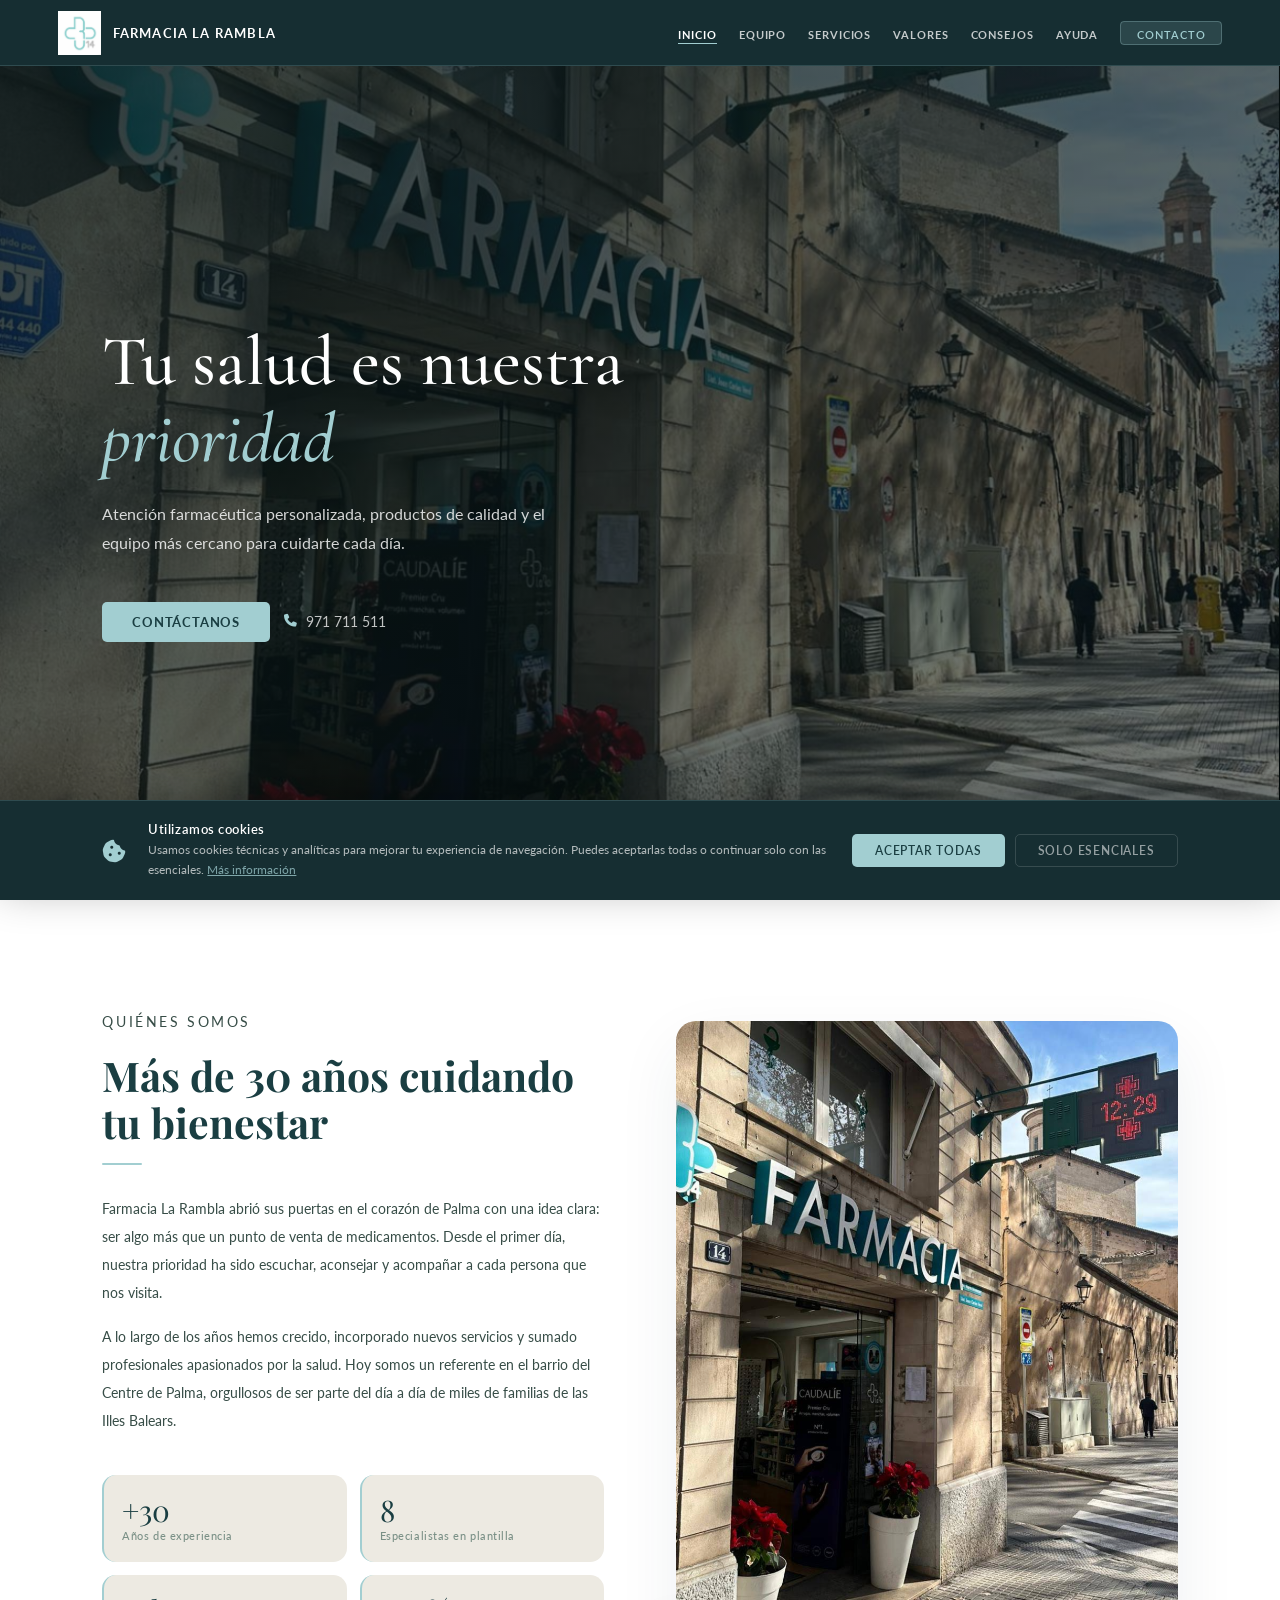
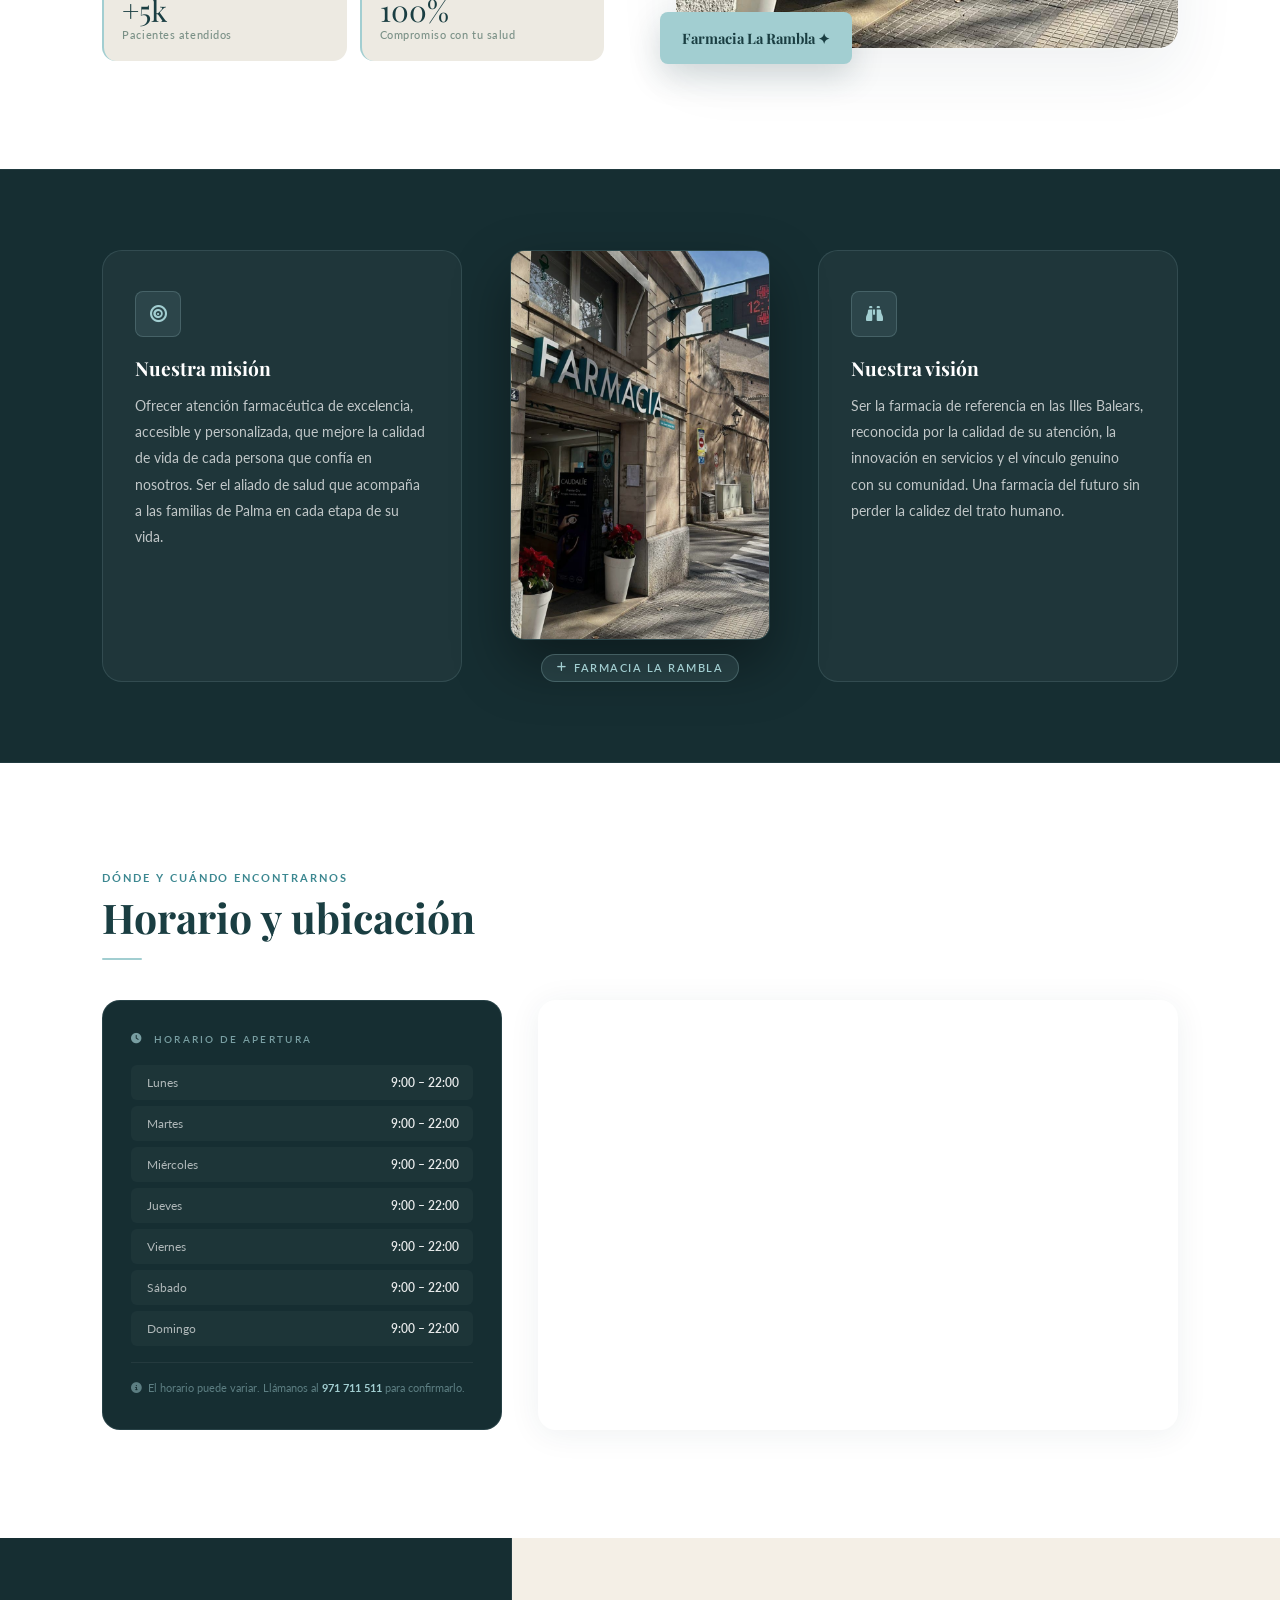
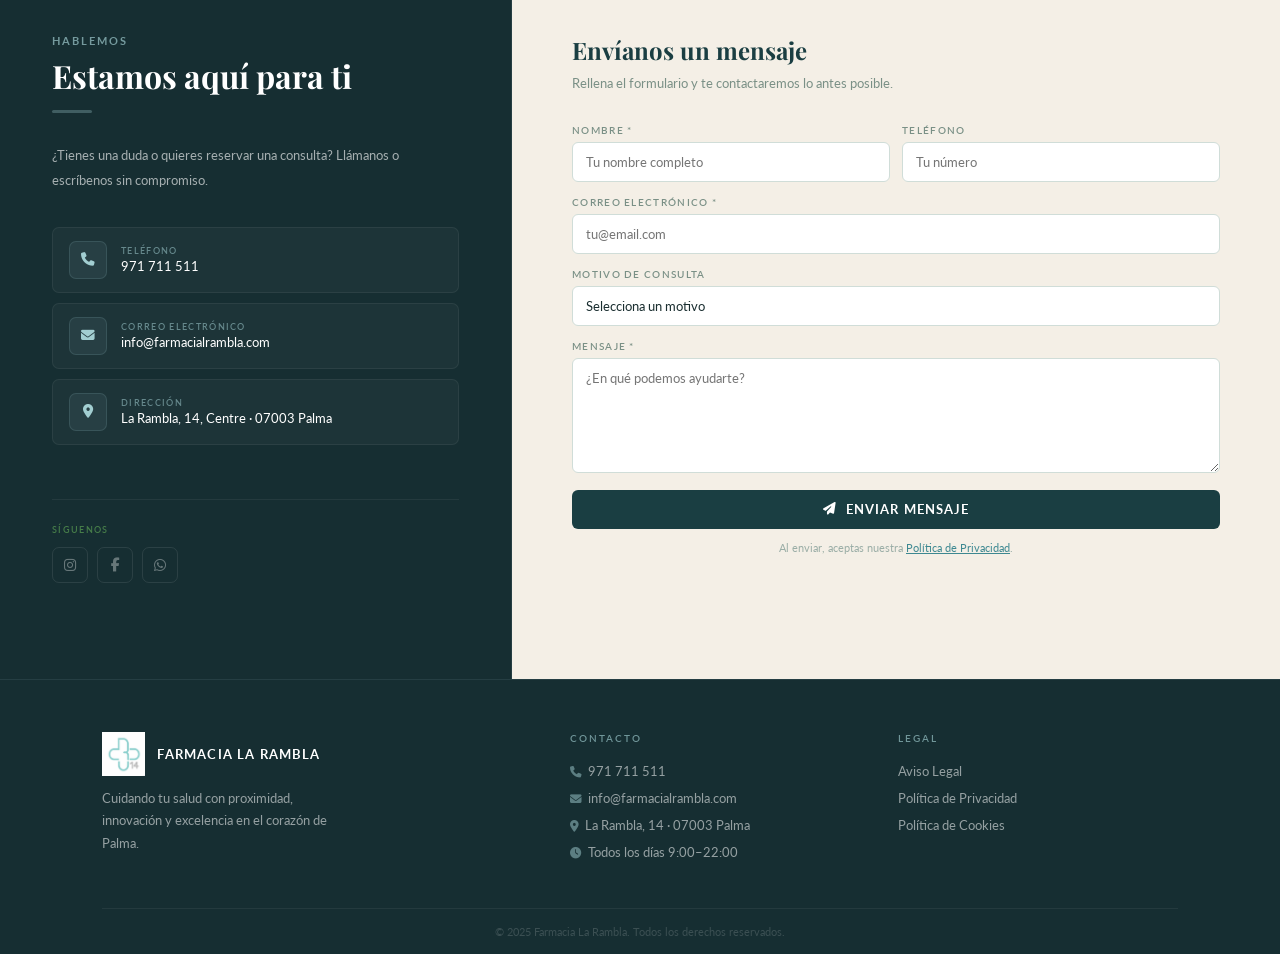
<file: index.html>
<!DOCTYPE html>
<html lang="es">
<head>
  <meta charset="UTF-8"/>
  <meta name="viewport" content="width=device-width, initial-scale=1.0"/>
  <title>Farmacia La Rambla · Palma de Mallorca</title>
  <link href="https://fonts.googleapis.com/css2?family=Cormorant+Garamond:ital,wght@0,300;0,400;0,600;1,300;1,400&family=Lora:ital,wght@0,400;0,500;0,600;1,400&family=Playfair+Display:wght@400;700&family=Lato:ital,wght@0,300;0,400;0,700;1,300;1,400&display=swap" rel="stylesheet"/>
  <link rel="stylesheet" href="https://cdnjs.cloudflare.com/ajax/libs/font-awesome/6.5.0/css/all.min.css"/>
  <link rel="stylesheet" href="style.css"/>
  <script src="cookie-banner.js" defer></script>
  <script src="scroll-animations.js" defer></script>
</head>
<body>

<!-- NAVBAR -->
<nav id="navbar">
  <a href="index.html" class="nav-logo">
    <img src="Logo.png" alt="Farmacia La Rambla" class="nav-logo-img"/>
    <span class="nav-brand-name">Farmacia La Rambla</span>
  </a>
  <ul class="nav-links">
    <li><a href="index.html" class="active">Inicio</a></li>
    <li><a href="equipo.html">Equipo</a></li>
    <li><a href="servicios.html">Servicios</a></li>
    <li><a href="valores.html">Valores</a></li>
    <li><a href="consejos.html">Consejos</a></li>
    <li><a href="ayuda.html">Ayuda</a></li>
    <li><a href="#contacto" class="nav-cta">Contacto</a></li>
  </ul>
</nav>

<!-- HERO -->
<section id="inicio">
  <h1 class="hero-title">Tu salud es nuestra <em>prioridad</em></h1>
  <p class="hero-sub">Atención farmacéutica personalizada, productos de calidad y el equipo más cercano para cuidarte cada día.</p>
  <div class="hero-actions">
    <a href="#contacto" class="btn-primary">Contáctanos</a>
    <a href="tel:+34971711511" class="btn-phone"><i class="fas fa-phone"></i> 971 711 511</a>
  </div>
  <div class="hero-scroll"><span>Scroll</span><i class="fas fa-chevron-down"></i></div>
</section>

<!-- QUIÉNES SOMOS -->
<section id="quienes">
  <div class="quienes-text">
    <p class="section-label">Quiénes somos</p>
    <h2 class="section-title">Más de 30 años cuidando tu bienestar</h2>
    <div class="divider"></div>
    <p>Farmacia La Rambla abrió sus puertas en el corazón de Palma con una idea clara: ser algo más que un punto de venta de medicamentos. Desde el primer día, nuestra prioridad ha sido escuchar, aconsejar y acompañar a cada persona que nos visita.</p>
    <p>A lo largo de los años hemos crecido, incorporado nuevos servicios y sumado profesionales apasionados por la salud. Hoy somos un referente en el barrio del Centre de Palma, orgullosos de ser parte del día a día de miles de familias de las Illes Balears.</p>
    <div class="quienes-stats">
      <div class="stat-box"><div class="stat-num">+30</div><div class="stat-label">Años de experiencia</div></div>
      <div class="stat-box"><div class="stat-num">8</div><div class="stat-label">Especialistas en plantilla</div></div>
      <div class="stat-box"><div class="stat-num">+5k</div><div class="stat-label">Pacientes atendidos</div></div>
      <div class="stat-box"><div class="stat-num">100%</div><div class="stat-label">Compromiso con tu salud</div></div>
    </div>
  </div>
  <div class="quienes-visual">
    <div class="quienes-img-wrap">
      <img src="../assets/Showcase.png" alt="Farmacia La Rambla"/>
    </div>
    <div class="quienes-badge">Farmacia La Rambla ✦</div>
  </div>
</section>

<!-- MISIÓN Y VISIÓN -->
<div class="mv-strip">
  <div class="mv-card">
    <div class="mv-icon"><i class="fas fa-bullseye"></i></div>
    <h3>Nuestra misión</h3>
    <p>Ofrecer atención farmacéutica de excelencia, accesible y personalizada, que mejore la calidad de vida de cada persona que confía en nosotros. Ser el aliado de salud que acompaña a las familias de Palma en cada etapa de su vida.</p>
  </div>
  <div class="mv-center-col">
    <div class="mv-img-frame">
      <img src="../assets/Showcase.png" alt="Farmacia La Rambla"/>
    </div>
    <div class="mv-img-badge">
      <i class="fas fa-plus"></i> Farmacia La Rambla
    </div>
  </div>
  <div class="mv-card">
    <div class="mv-icon"><i class="fas fa-binoculars"></i></div>
    <h3>Nuestra visión</h3>
    <p>Ser la farmacia de referencia en las Illes Balears, reconocida por la calidad de su atención, la innovación en servicios y el vínculo genuino con su comunidad. Una farmacia del futuro sin perder la calidez del trato humano.</p>
  </div>
</div>

<!-- HORARIO + MAPA -->
<section id="horario-mapa">
  <div class="hm-header">
    <p class="section-label">Dónde y cuándo encontrarnos</p>
    <h2 class="section-title">Horario y ubicación</h2>
    <div class="divider"></div>
  </div>
  <div class="hm-inner">
    <div class="horario-block">
      <div class="horario-block-title">
        <i class="fas fa-clock"></i>
        Horario de apertura
      </div>
      <div class="horario-rows">
        <div class="hr-row"><span class="hr-dia">Lunes</span><span class="hr-hora">9:00 – 22:00</span></div>
        <div class="hr-row"><span class="hr-dia">Martes</span><span class="hr-hora">9:00 – 22:00</span></div>
        <div class="hr-row"><span class="hr-dia">Miércoles</span><span class="hr-hora">9:00 – 22:00</span></div>
        <div class="hr-row"><span class="hr-dia">Jueves</span><span class="hr-hora">9:00 – 22:00</span></div>
        <div class="hr-row"><span class="hr-dia">Viernes</span><span class="hr-hora">9:00 – 22:00</span></div>
        <div class="hr-row"><span class="hr-dia">Sábado</span><span class="hr-hora">9:00 – 22:00</span></div>
        <div class="hr-row"><span class="hr-dia">Domingo</span><span class="hr-hora">9:00 – 22:00</span></div>
      </div>
      <p class="horario-note">
        <i class="fas fa-info-circle"></i>&nbsp;
        El horario puede variar. Llámanos al <strong style="color:var(--lima);">971 711 511</strong> para confirmarlo.
      </p>
    </div>
    <div class="mapa-block">
      <iframe
        src="https://maps.google.com/maps?q=La+Rambla+14,+07003+Palma,+Illes+Balears,+Spain&t=&z=16&ie=UTF8&iwloc=&output=embed"
        allowfullscreen loading="lazy"
        referrerpolicy="no-referrer-when-downgrade"
        title="Ubicación Farmacia La Rambla">
      </iframe>
    </div>
  </div>
</section>

<!-- CONTACTO -->
<section id="contacto" style="padding:0;">
  <div class="contacto-info-panel">
    <p class="section-label">Hablemos</p>
    <h2 class="section-title">Estamos aquí para ti</h2>
    <div class="divider"></div>
    <p class="contacto-desc">¿Tienes una duda o quieres reservar una consulta? Llámanos o escríbenos sin compromiso.</p>
    <div class="contacto-items">
      <a href="tel:+34971711511" class="contacto-item">
        <div class="icon"><i class="fas fa-phone"></i></div>
        <div><div class="ci-label">Teléfono</div><div class="ci-value">971 711 511</div></div>
      </a>
      <a href="mailto:info@farmacialrambla.com" class="contacto-item">
        <div class="icon"><i class="fas fa-envelope"></i></div>
        <div><div class="ci-label">Correo electrónico</div><div class="ci-value">info@farmacialrambla.com</div></div>
      </a>
      <div class="contacto-item">
        <div class="icon"><i class="fas fa-map-marker-alt"></i></div>
        <div><div class="ci-label">Dirección</div><div class="ci-value">La Rambla, 14, Centre · 07003 Palma</div></div>
      </div>
    </div>
    <div class="sep-line"></div>
    <p class="ci-label" style="color:rgba(111,192,92,0.55);margin-bottom:12px;">Síguenos</p>
    <div class="social-row">
      <a href="https://www.instagram.com/farmacia_larambla14/" target="_blank" rel="noopener" class="social-btn"><i class="fab fa-instagram"></i></a>
      <a href="#" class="social-btn"><i class="fab fa-facebook-f"></i></a>
      <a href="#" class="social-btn"><i class="fab fa-whatsapp"></i></a>
    </div>
  </div>
  <div class="contacto-form-panel">
    <h3>Envíanos un mensaje</h3>
    <p class="form-sub">Rellena el formulario y te contactaremos lo antes posible.</p>
    <div class="form-row">
      <div class="form-group"><label>Nombre *</label><input type="text" id="nombre" placeholder="Tu nombre completo"/></div>
      <div class="form-group"><label>Teléfono</label><input type="tel" id="telefono" placeholder="Tu número"/></div>
    </div>
    <div class="form-group"><label>Correo electrónico *</label><input type="email" id="email" placeholder="tu@email.com"/></div>
    <div class="form-group">
      <label>Motivo de consulta</label>
      <select id="motivo">
        <option value="">Selecciona un motivo</option>
        <option value="consulta">Consulta farmacéutica</option>
        <option value="cita">Solicitar cita</option>
        <option value="pedido">Pedido o encargo</option>
        <option value="informacion">Información sobre servicios</option>
        <option value="otro">Otro</option>
      </select>
    </div>
    <div class="form-group"><label>Mensaje *</label><textarea id="mensaje" placeholder="¿En qué podemos ayudarte?"></textarea></div>
    <button class="btn-submit" onclick="enviarFormulario()"><i class="fas fa-paper-plane"></i> Enviar mensaje</button>
    <p class="form-nota">Al enviar, aceptas nuestra <a href="politica-de-privacidad.html" style="color:var(--verde-claro);">Política de Privacidad</a>.</p>
  </div>
</section>

<!-- FOOTER -->
<footer>
  <div class="footer-grid">
    <div class="footer-brand">
      <a href="index.html" class="nav-logo">
    <img src="Logo.png" alt="Farmacia La Rambla" class="nav-logo-img"/>
    <span class="nav-brand-name">Farmacia La Rambla</span>
  </a>
      <p>Cuidando tu salud con proximidad, innovación y excelencia en el corazón de Palma.</p>
    </div>
    <div class="footer-col">
      <h4>Contacto</h4>
      <ul>
        <li><span><i class="fas fa-phone footer-icon"></i>971 711 511</span></li>
        <li><span><i class="fas fa-envelope footer-icon"></i>info@farmacialrambla.com</span></li>
        <li><span><i class="fas fa-map-marker-alt footer-icon"></i>La Rambla, 14 · 07003 Palma</span></li>
        <li><span><i class="fas fa-clock footer-icon"></i>Todos los días 9:00–22:00</span></li>
      </ul>
    </div>
    <div class="footer-col">
      <h4>Legal</h4>
      <ul>
        <li><a href="aviso-legal.html">Aviso Legal</a></li>
        <li><a href="politica-de-privacidad.html">Política de Privacidad</a></li>
        <li><a href="politica-de-cookies.html">Política de Cookies</a></li>
      </ul>
    </div>
  </div>
  <div class="footer-bottom">© 2025 Farmacia La Rambla. Todos los derechos reservados.</div>
</footer>

<script>
  const navbar = document.getElementById('navbar');
  window.addEventListener('scroll', () => {
    navbar.classList.toggle('scrolled', window.scrollY > 60);
  });
  function enviarFormulario() {
    const nombre  = document.getElementById('nombre').value.trim();
    const email   = document.getElementById('email').value.trim();
    const mensaje = document.getElementById('mensaje').value.trim();
    const motivo  = document.getElementById('motivo').value;
    if (!nombre || !email || !mensaje) {
      alert('Por favor rellena los campos obligatorios: nombre, correo y mensaje.');
      return;
    }
    const asunto = motivo ? `[${motivo}] Consulta de ${nombre}` : `Consulta de ${nombre}`;
    const cuerpo = `Nombre: ${nombre}\nCorreo: ${email}\n\n${mensaje}`;
    window.location.href = `mailto:info@farmacialrambla.com?subject=${encodeURIComponent(asunto)}&body=${encodeURIComponent(cuerpo)}`;
  }
</script>
</body>
</html>
</file>
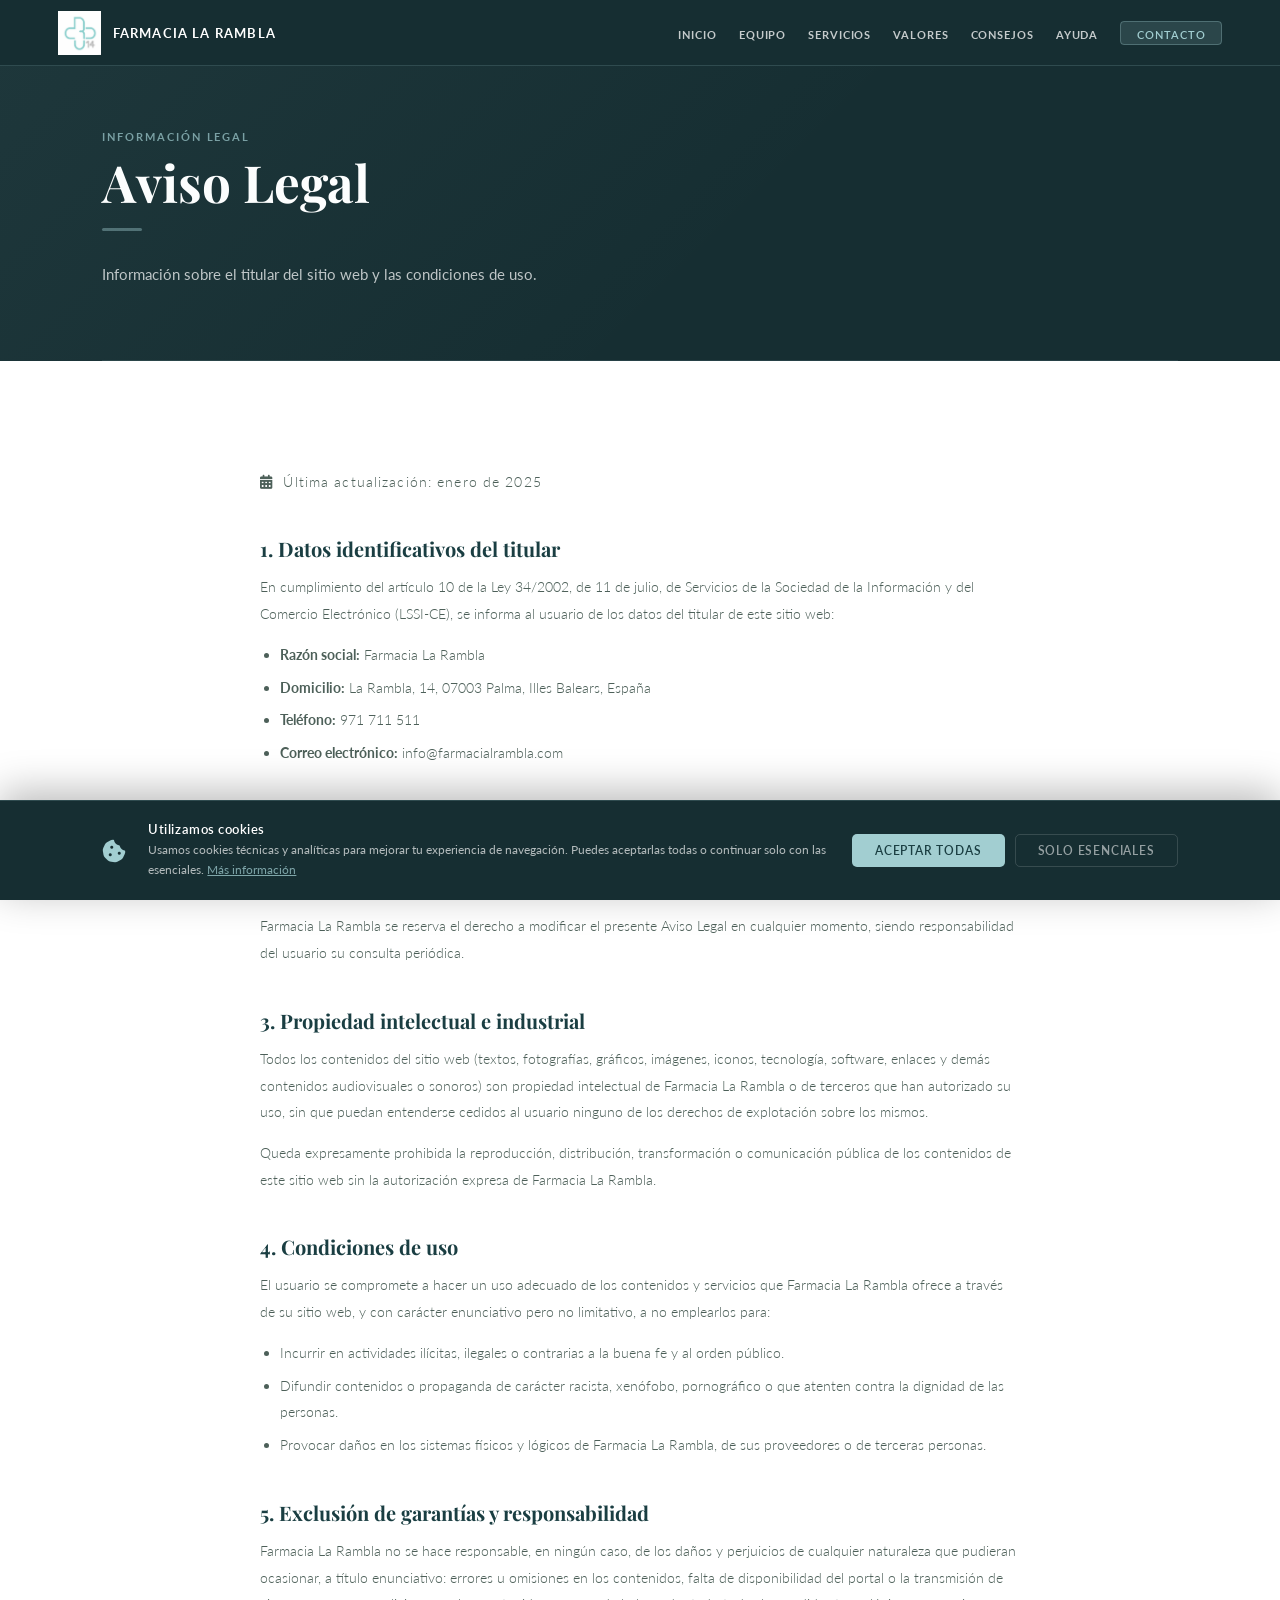
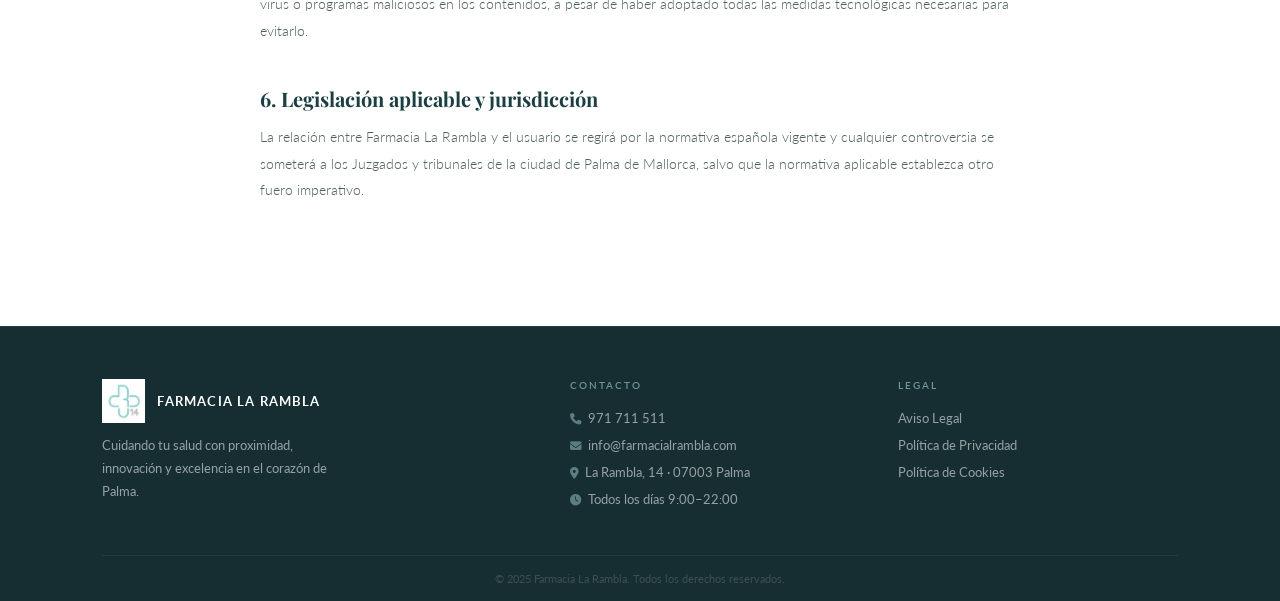
<file: aviso-legal.html>
<!DOCTYPE html>
<html lang="es">
<head>
  <meta charset="UTF-8"/>
  <meta name="viewport" content="width=device-width, initial-scale=1.0"/>
  <title>Aviso Legal · Farmacia La Rambla</title>
  <link href="https://fonts.googleapis.com/css2?family=Lora:ital,wght@0,400;0,500;0,600;1,400&family=Playfair+Display:wght@400;700&family=Lato:ital,wght@0,300;0,400;0,700;1,300;1,400&display=swap" rel="stylesheet"/>
  <link rel="stylesheet" href="https://cdnjs.cloudflare.com/ajax/libs/font-awesome/6.5.0/css/all.min.css"/>
  <link rel="stylesheet" href="style.css"/>
  <style>
    .legal-body { max-width: 760px; margin: 0 auto; }
    .legal-body h2 { font-family: 'Playfair Display', serif; font-size: 1.25rem; color: var(--verde); margin: 40px 0 12px; }
    .legal-body h2:first-child { margin-top: 0; }
    .legal-body p { font-size: 0.88rem; color: #4d6059; line-height: 1.9; font-weight: 300; margin-bottom: 14px; }
    .legal-body ul { padding-left: 20px; margin-bottom: 14px; }
    .legal-body ul li { font-size: 0.88rem; color: #4d6059; line-height: 1.9; font-weight: 300; margin-bottom: 6px; }
    .legal-updated { font-size: 0.72rem; color: var(--verde-claro); letter-spacing: 0.08em; margin-bottom: 36px; font-weight: 500; }
  </style>
  <script src="cookie-banner.js" defer></script>
  <script src="scroll-animations.js" defer></script>
</head>
<body>

<!-- NAVBAR -->
<nav id="navbar">
  <a href="index.html" class="nav-logo">
    <img src="Logo.png" alt="Farmacia La Rambla" class="nav-logo-img"/>
    <span class="nav-brand-name">Farmacia La Rambla</span>
  </a>
  <ul class="nav-links">
    <li><a href="index.html">Inicio</a></li>
    <li><a href="equipo.html">Equipo</a></li>
    <li><a href="servicios.html">Servicios</a></li>
    <li><a href="valores.html">Valores</a></li>
    <li><a href="consejos.html">Consejos</a></li>
    <li><a href="ayuda.html">Ayuda</a></li>
    <li><a href="index.html#contacto" class="nav-cta">Contacto</a></li>
  </ul>
</nav>

<!-- PAGE HEADER -->
<div class="page-header">
  <p class="section-label">Información legal</p>
  <h1 class="section-title">Aviso Legal</h1>
  <div class="divider"></div>
  <p class="page-header-sub">Información sobre el titular del sitio web y las condiciones de uso.</p>
</div>

<!-- CONTENIDO LEGAL -->
<section style="background: var(--blanco);">
  <div class="legal-body">
    <p class="legal-updated"><i class="fas fa-calendar-alt"></i>&nbsp; Última actualización: enero de 2025</p>

    <h2>1. Datos identificativos del titular</h2>
    <p>En cumplimiento del artículo 10 de la Ley 34/2002, de 11 de julio, de Servicios de la Sociedad de la Información y del Comercio Electrónico (LSSI-CE), se informa al usuario de los datos del titular de este sitio web:</p>
    <ul>
      <li><strong>Razón social:</strong> Farmacia La Rambla</li>
      <li><strong>Domicilio:</strong> La Rambla, 14, 07003 Palma, Illes Balears, España</li>
      <li><strong>Teléfono:</strong> 971 711 511</li>
      <li><strong>Correo electrónico:</strong> info@farmacialrambla.com</li>
    </ul>

    <h2>2. Objeto y ámbito de aplicación</h2>
    <p>El presente Aviso Legal regula el acceso, la navegación y el uso del sitio web de Farmacia La Rambla. El acceso y uso del sitio web implica la aceptación plena y sin reservas de todas y cada una de las disposiciones incluidas en este Aviso Legal.</p>
    <p>Farmacia La Rambla se reserva el derecho a modificar el presente Aviso Legal en cualquier momento, siendo responsabilidad del usuario su consulta periódica.</p>

    <h2>3. Propiedad intelectual e industrial</h2>
    <p>Todos los contenidos del sitio web (textos, fotografías, gráficos, imágenes, iconos, tecnología, software, enlaces y demás contenidos audiovisuales o sonoros) son propiedad intelectual de Farmacia La Rambla o de terceros que han autorizado su uso, sin que puedan entenderse cedidos al usuario ninguno de los derechos de explotación sobre los mismos.</p>
    <p>Queda expresamente prohibida la reproducción, distribución, transformación o comunicación pública de los contenidos de este sitio web sin la autorización expresa de Farmacia La Rambla.</p>

    <h2>4. Condiciones de uso</h2>
    <p>El usuario se compromete a hacer un uso adecuado de los contenidos y servicios que Farmacia La Rambla ofrece a través de su sitio web, y con carácter enunciativo pero no limitativo, a no emplearlos para:</p>
    <ul>
      <li>Incurrir en actividades ilícitas, ilegales o contrarias a la buena fe y al orden público.</li>
      <li>Difundir contenidos o propaganda de carácter racista, xenófobo, pornográfico o que atenten contra la dignidad de las personas.</li>
      <li>Provocar daños en los sistemas físicos y lógicos de Farmacia La Rambla, de sus proveedores o de terceras personas.</li>
    </ul>

    <h2>5. Exclusión de garantías y responsabilidad</h2>
    <p>Farmacia La Rambla no se hace responsable, en ningún caso, de los daños y perjuicios de cualquier naturaleza que pudieran ocasionar, a título enunciativo: errores u omisiones en los contenidos, falta de disponibilidad del portal o la transmisión de virus o programas maliciosos en los contenidos, a pesar de haber adoptado todas las medidas tecnológicas necesarias para evitarlo.</p>

    <h2>6. Legislación aplicable y jurisdicción</h2>
    <p>La relación entre Farmacia La Rambla y el usuario se regirá por la normativa española vigente y cualquier controversia se someterá a los Juzgados y tribunales de la ciudad de Palma de Mallorca, salvo que la normativa aplicable establezca otro fuero imperativo.</p>
  </div>
</section>

<!-- FOOTER -->
<footer>
  <div class="footer-grid">
    <div class="footer-brand">
      <a href="index.html" class="nav-logo">
    <img src="Logo.png" alt="Farmacia La Rambla" class="nav-logo-img"/>
    <span class="nav-brand-name">Farmacia La Rambla</span>
  </a>
      <p>Cuidando tu salud con proximidad, innovación y excelencia en el corazón de Palma.</p>
    </div>
    <div class="footer-col">
      <h4>Contacto</h4>
      <ul>
        <li><span><i class="fas fa-phone footer-icon"></i>971 711 511</span></li>
        <li><span><i class="fas fa-envelope footer-icon"></i>info@farmacialrambla.com</span></li>
        <li><span><i class="fas fa-map-marker-alt footer-icon"></i>La Rambla, 14 · 07003 Palma</span></li>
        <li><span><i class="fas fa-clock footer-icon"></i>Todos los días 9:00–22:00</span></li>
      </ul>
    </div>
    <div class="footer-col">
      <h4>Legal</h4>
      <ul>
        <li><a href="aviso-legal.html" class="active">Aviso Legal</a></li>
        <li><a href="politica-de-privacidad.html">Política de Privacidad</a></li>
        <li><a href="politica-de-cookies.html">Política de Cookies</a></li>
      </ul>
    </div>
  </div>
  <div class="footer-bottom">© 2025 Farmacia La Rambla. Todos los derechos reservados.</div>
</footer>

<script>
  const navbar = document.getElementById('navbar');
  window.addEventListener('scroll', () => {
    navbar.classList.toggle('scrolled', window.scrollY > 60);
  });
</script>
</body>
</html>
</file>
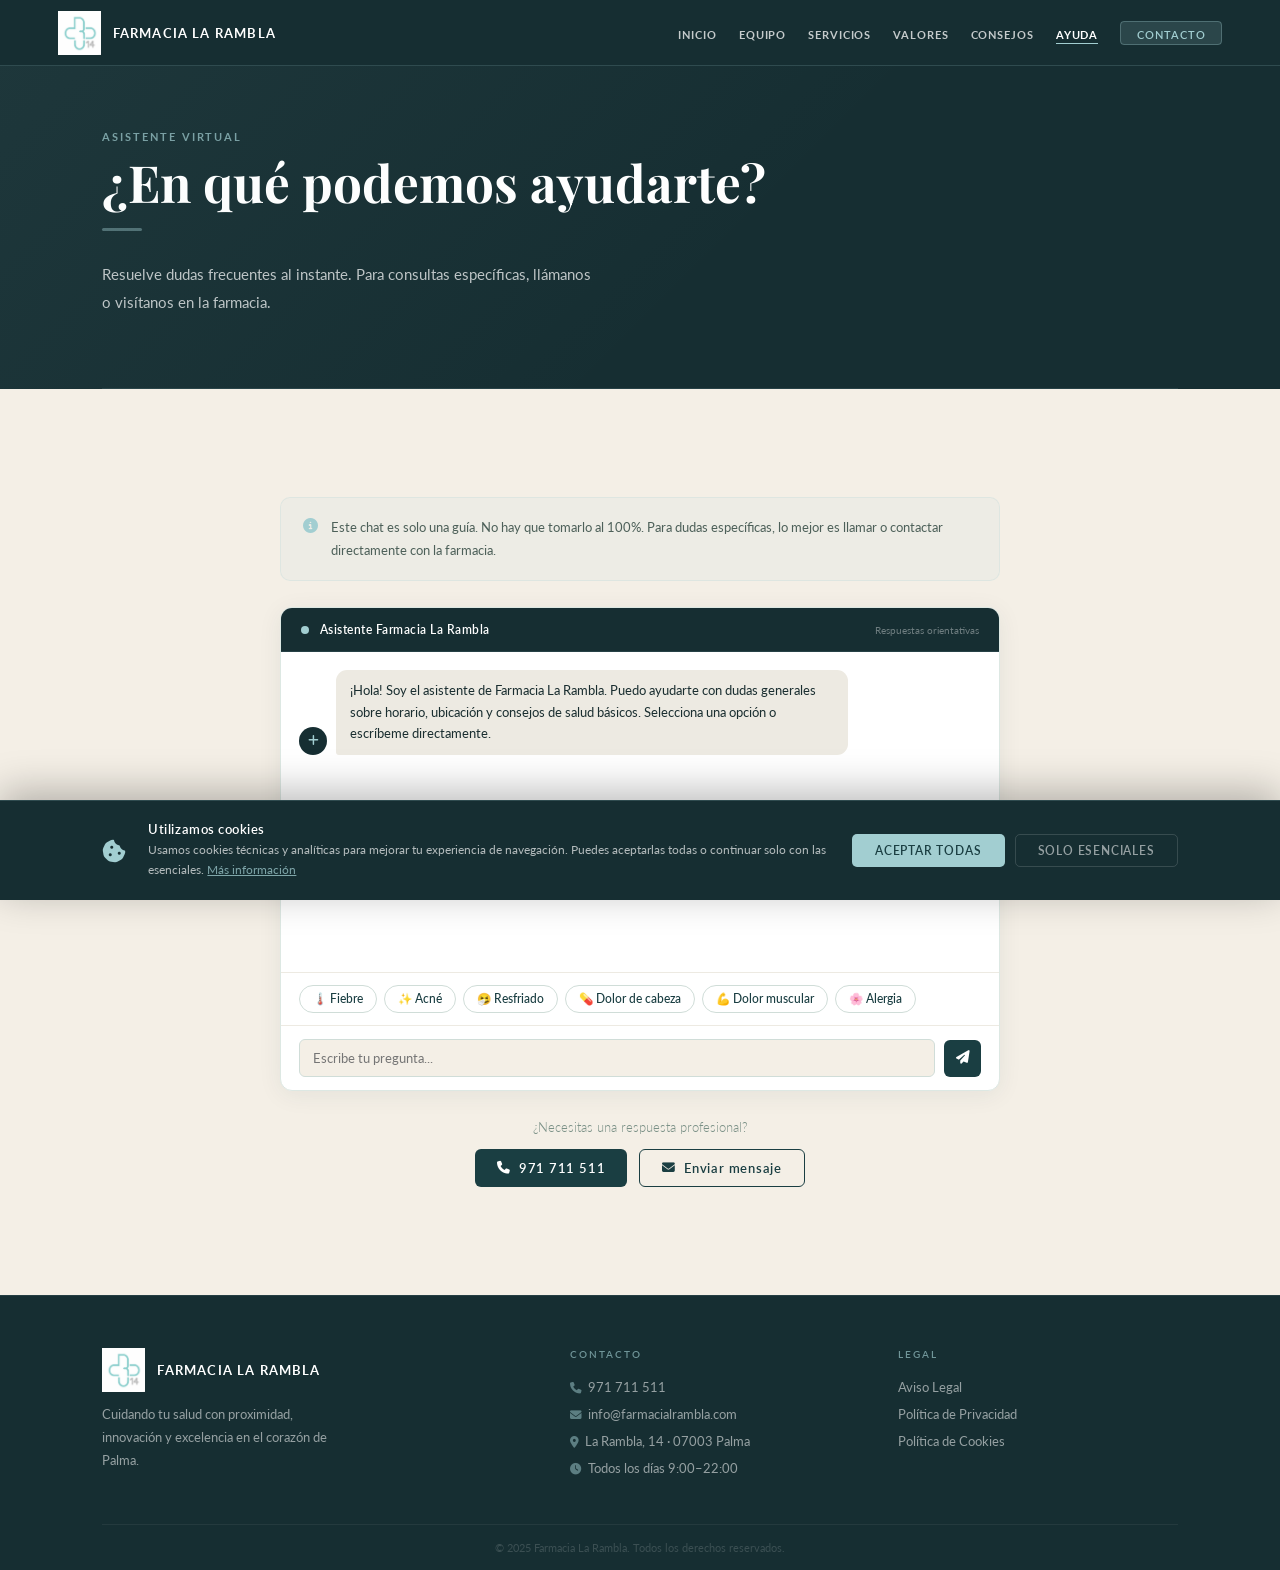
<file: ayuda.html>
<!DOCTYPE html>
<html lang="es">
<head>
  <meta charset="UTF-8"/>
  <meta name="viewport" content="width=device-width, initial-scale=1.0"/>
  <title>Ayuda · Farmacia La Rambla</title>
  <link href="https://fonts.googleapis.com/css2?family=Lora:ital,wght@0,400;0,500;0,600;1,400&family=Playfair+Display:wght@400;700&family=Lato:ital,wght@0,300;0,400;0,700;1,300;1,400&display=swap" rel="stylesheet"/>
  <link rel="stylesheet" href="https://cdnjs.cloudflare.com/ajax/libs/font-awesome/6.5.0/css/all.min.css"/>
  <link rel="stylesheet" href="style.css"/>
  <script src="cookie-banner.js" defer></script>
  <script src="scroll-animations.js" defer></script>
</head>
<body>

<!-- NAVBAR -->
<nav id="navbar">
  <a href="index.html" class="nav-logo">
    <img src="Logo.png" alt="Farmacia La Rambla" class="nav-logo-img"/>
    <span class="nav-brand-name">Farmacia La Rambla</span>
  </a>
  <ul class="nav-links">
    <li><a href="index.html">Inicio</a></li>
    <li><a href="equipo.html">Equipo</a></li>
    <li><a href="servicios.html">Servicios</a></li>
    <li><a href="valores.html">Valores</a></li>
    <li><a href="consejos.html">Consejos</a></li>
    <li><a href="ayuda.html" class="active">Ayuda</a></li>
    <li><a href="index.html#contacto" class="nav-cta">Contacto</a></li>
  </ul>
</nav>

<!-- PAGE HEADER -->
<div class="page-header">
  <p class="section-label">Asistente virtual</p>
  <h1 class="section-title">¿En qué podemos ayudarte?</h1>
  <div class="divider"></div>
  <p class="page-header-sub">Resuelve dudas frecuentes al instante. Para consultas específicas, llámanos o visítanos en la farmacia.</p>
</div>

<!-- CHAT -->
<section style="background:var(--crema);">
  <div class="chat-container">

    <div class="chat-disclaimer">
      <i class="fas fa-circle-info"></i>
      <p>Este chat es solo una guía. No hay que tomarlo al 100%. Para dudas específicas, lo mejor es llamar o contactar directamente con la farmacia.</p>
    </div>

    <div class="chat-window">
      <!-- Header -->
      <div class="chat-header">
        <div class="chat-header-dot"></div>
        <span class="chat-header-title">Asistente Farmacia La Rambla</span>
        <span class="chat-header-sub">Respuestas orientativas</span>
      </div>

      <!-- Messages -->
      <div class="chat-messages" id="chatMessages">
        <div class="msg bot">
          <div class="msg-avatar"><i class="fas fa-plus"></i></div>
          <div class="msg-bubble">¡Hola! Soy el asistente de Farmacia La Rambla. Puedo ayudarte con dudas generales sobre horario, ubicación y consejos de salud básicos. Selecciona una opción o escríbeme directamente.</div>
        </div>
      </div>

      <!-- Quick replies -->
      <div class="chat-quick" id="quickReplies">
        <button class="quick-btn" onclick="sendQuick('Tengo fiebre')">🌡️ Fiebre</button>
        <button class="quick-btn" onclick="sendQuick('Tengo acné')">✨ Acné</button>
        <button class="quick-btn" onclick="sendQuick('Tengo un resfriado')">🤧 Resfriado</button>
        <button class="quick-btn" onclick="sendQuick('Me duele la cabeza')">💊 Dolor de cabeza</button>
        <button class="quick-btn" onclick="sendQuick('Tengo dolor muscular')">💪 Dolor muscular</button>
        <button class="quick-btn" onclick="sendQuick('Tengo alergia')">🌸 Alergia</button>
      </div>

      <!-- Input -->
      <div class="chat-input-row">
        <input
          type="text" id="chatInput" class="chat-input"
          placeholder="Escribe tu pregunta..."
          onkeydown="if(event.key==='Enter') sendMessage()"
        />
        <button class="chat-send" onclick="sendMessage()">
          <i class="fas fa-paper-plane"></i>
        </button>
      </div>
    </div>

    <!-- CTA -->
    <div style="margin-top:28px;text-align:center;">
      <p style="font-size:0.82rem;color:#7a9086;margin-bottom:14px;font-weight:300;">
        ¿Necesitas una respuesta profesional?
      </p>
      <div style="display:flex;gap:12px;justify-content:center;flex-wrap:wrap;">
        <a href="tel:+34971711511" style="display:inline-flex;align-items:center;gap:8px;background:var(--verde);color:#fff;padding:10px 22px;border-radius:6px;text-decoration:none;font-size:0.8rem;font-weight:600;letter-spacing:0.06em;">
          <i class="fas fa-phone"></i> 971 711 511
        </a>
        <a href="index.html#contacto" style="display:inline-flex;align-items:center;gap:8px;border:1.5px solid var(--verde);color:var(--verde);padding:10px 22px;border-radius:6px;text-decoration:none;font-size:0.8rem;font-weight:600;letter-spacing:0.06em;">
          <i class="fas fa-envelope"></i> Enviar mensaje
        </a>
      </div>
    </div>

  </div>
</section>

<!-- FOOTER -->
<footer>
  <div class="footer-grid">
    <div class="footer-brand">
      <a href="index.html" class="nav-logo">
    <img src="Logo.png" alt="Farmacia La Rambla" class="nav-logo-img"/>
    <span class="nav-brand-name">Farmacia La Rambla</span>
  </a>
      <p>Cuidando tu salud con proximidad, innovación y excelencia en el corazón de Palma.</p>
    </div>
    <div class="footer-col">
      <h4>Contacto</h4>
      <ul>
        <li><span><i class="fas fa-phone footer-icon"></i>971 711 511</span></li>
        <li><span><i class="fas fa-envelope footer-icon"></i>info@farmacialrambla.com</span></li>
        <li><span><i class="fas fa-map-marker-alt footer-icon"></i>La Rambla, 14 · 07003 Palma</span></li>
        <li><span><i class="fas fa-clock footer-icon"></i>Todos los días 9:00–22:00</span></li>
      </ul>
    </div>
    <div class="footer-col">
      <h4>Legal</h4>
      <ul>
        <li><a href="aviso-legal.html">Aviso Legal</a></li>
        <li><a href="politica-de-privacidad.html">Política de Privacidad</a></li>
        <li><a href="politica-de-cookies.html">Política de Cookies</a></li>
      </ul>
    </div>
  </div>
  <div class="footer-bottom">© 2025 Farmacia La Rambla. Todos los derechos reservados.</div>
</footer>

<script>
  /* ── Navbar scroll ── */
  const navbar = document.getElementById('navbar');
  window.addEventListener('scroll', () => {
    navbar.classList.toggle('scrolled', window.scrollY > 60);
  });

  /* ── Knowledge base ─────────────────────────────────────────────────────
     Each entry has:
       problema  – canonical label (for reference)
       respuesta – answer shown to the user
       sinonimos – keyword/synonym array used for NLP matching
  ── */
  const kb = [
    {
      problema: "fiebre",
      respuesta: "Para la fiebre recomendamos <strong>Paracetamol</strong>, según indicación médica. Mantén hidratación, descansa y consulta al médico si supera 39 °C o dura más de 3 días.",
      sinonimos: ["fiebre", "febril", "temperatura", "calentura", "caliente", "termometro", "37", "38", "39", "40"]
    },
    {
      problema: "acné",
      respuesta: "Para el acné recomendamos <strong>cremas tópicas específicas</strong> —como las de La Roche-Posay o Avène— adaptadas a tu tipo de piel. Nuestro especialista en dermofarmacia puede asesorarte personalmente.",
      sinonimos: ["acne", "acné", "grano", "granos", "espinilla", "espinillas", "piel grasa", "comedone", "comedones", "barro", "barros", "poros"]
    },
    {
      problema: "resfriado",
      respuesta: "Para el resfriado recomendamos <strong>jarabe o vitamina C</strong>. El descanso y la hidratación son fundamentales. También disponemos de productos de apoyo inmunitario.",
      sinonimos: ["resfriado", "catarro", "constipado", "moco", "mocos", "estornudo", "estornudos", "tos", "congestion", "congestionado", "mucosidad", "rinitis", "nariz"]
    },
    {
      problema: "congestión nasal",
      respuesta: "<strong>Spray nasal o solución salina</strong> son lo más recomendable para aliviar la congestión. Para casos más intensos disponemos de descongestionantes nasales —úsalos máximo 5 días seguidos.",
      sinonimos: ["congestion", "congestión", "nasal", "tapado", "taponado", "nariz tapada", "moco", "mocos", "rinorrea", "sinusitis", "goteo"]
    },
    {
      problema: "dolor de cabeza",
      respuesta: "<strong>Analgésicos suaves según indicación</strong>, como ibuprofeno o paracetamol, suelen ser eficaces para el dolor de cabeza puntual. Si el dolor es frecuente o muy intenso, consulta al médico.",
      sinonimos: ["cabeza", "cefalea", "migraña", "migrana", "jaqueca", "cefalalgia", "dolor de cabeza", "head", "frente", "sien", "temporal"]
    },
    {
      problema: "dolor muscular",
      respuesta: "<strong>Gel frío/calor según la zona y síntomas</strong>: frío en las primeras 48 h si hay inflamación, calor después para relajar el músculo. También disponemos de geles antiinflamatorios tópicos.",
      sinonimos: ["muscular", "musculo", "músculo", "contractura", "agujetas", "tension muscular", "tirón", "tiron", "lumbar", "espalda", "cervical", "hombro", "pierna", "brazo", "rigidez", "dolor muscular", "dolor de espalda", "dolor cervical"]
    },
    {
      problema: "alergia",
      respuesta: "<strong>Antihistamínicos según indicación médica</strong>. Los de nueva generación no producen somnolencia y son eficaces contra el polen, los ácaros y otras alergias estacionales. También disponemos de colirios antihistamínicos.",
      sinonimos: ["alergia", "alergias", "alergico", "alérgico", "polen", "picor", "estornudo", "urticaria", "eccema", "rinitis alergica", "conjuntivitis", "histamina", "antihistaminico"]
    },
    /* ── Extras útiles ─────────────────────────────────────────────── */
    {
      problema: "horario",
      respuesta: "Abrimos <strong>todos los días de 9:00 a 22:00</strong>, incluidos fines de semana y festivos. El horario puede variar; llámanos al 971 711 511 para confirmarlo.",
      sinonimos: ["horario", "hora", "abrir", "cerrar", "cuando", "cuándo", "abierto", "abiertos", "atencion"]
    },
    {
      problema: "contacto",
      respuesta: "Puedes llamarnos al <strong>971 711 511</strong> o escribirnos a <strong>info@farmacialrambla.com</strong>. También puedes visitarnos en La Rambla, 14 · Palma.",
      sinonimos: ["telefono", "teléfono", "llamar", "contactar", "contacto", "numero", "número", "email", "correo", "whatsapp"]
    },
    {
      problema: "dirección",
      respuesta: "Estamos en <strong>La Rambla, 14, Centre · 07003 Palma de Mallorca</strong>. En la página principal encontrarás el mapa interactivo.",
      sinonimos: ["donde", "dónde", "direccion", "dirección", "ubicacion", "ubicación", "mapa", "localizacion", "como llegar", "calle"]
    },
    {
      problema: "gracias",
      respuesta: "¡De nada! Estamos aquí para ayudarte. Recuerda que puedes llamarnos al <strong>971 711 511</strong> para cualquier consulta. ¡Hasta pronto!",
      sinonimos: ["gracias", "muchas gracias", "perfecto", "genial", "ok", "bien", "entendido", "de acuerdo", "vale"]
    }
  ];

  /* ── NLP matcher ─────────────────────────────────────────────────────── */
  function normalize(str) {
    return str.toLowerCase()
      .normalize('NFD').replace(/[\u0300-\u036f]/g, '') // strip accents
      .replace(/[^a-z0-9\s]/g, ' ')                     // remove punctuation
      .trim();
  }

  function getBotAnswer(text) {
    const input = normalize(text);
    const words = input.split(/\s+/);

    let bestMatch = null;
    let bestScore = 0;

    for (const entry of kb) {
      let score = 0;
      for (const syn of entry.sinonimos) {
        const normSyn = normalize(syn);
        // Exact substring match scores higher than word-boundary match
        if (input.includes(normSyn)) {
          score += normSyn.split(/\s+/).length * 2; // multi-word synonyms score more
        } else {
          // Check if any word from synonym appears in input words
          const synWords = normSyn.split(/\s+/);
          const wordMatches = synWords.filter(sw => words.some(iw => iw === sw || iw.startsWith(sw)));
          score += wordMatches.length;
        }
      }
      if (score > bestScore) {
        bestScore = score;
        bestMatch = entry;
      }
    }

    if (bestMatch && bestScore > 0) {
      return bestMatch.respuesta;
    }

    return 'No estoy seguro de la respuesta. Para dudas específicas, <strong>llame o contacte con la farmacia</strong> al 971 711 511.';
  }

  /* ── UI helpers ──────────────────────────────────────────────────────── */
  function appendMsg(html, role) {
    const msgs = document.getElementById('chatMessages');
    const isBot = role === 'bot';
    const div = document.createElement('div');
    div.className = `msg ${role}`;
    // Animate in
    div.style.opacity = '0';
    div.style.transform = 'translateY(6px)';
    div.innerHTML = `
      <div class="msg-avatar"><i class="fas fa-${isBot ? 'plus' : 'user'}"></i></div>
      <div class="msg-bubble">${html}</div>
    `;
    msgs.appendChild(div);
    msgs.scrollTop = msgs.scrollHeight;
    requestAnimationFrame(() => {
      div.style.transition = 'opacity 0.22s ease, transform 0.22s ease';
      div.style.opacity = '1';
      div.style.transform = 'none';
    });
  }

  function showTyping() {
    const msgs = document.getElementById('chatMessages');
    const div = document.createElement('div');
    div.className = 'msg bot';
    div.id = 'typing-indicator';
    div.innerHTML = `
      <div class="msg-avatar"><i class="fas fa-plus"></i></div>
      <div class="msg-bubble" style="display:flex;gap:5px;align-items:center;padding:14px 16px;">
        <span style="width:7px;height:7px;border-radius:50%;background:var(--verde-claro);animation:dot 1.2s infinite 0s"></span>
        <span style="width:7px;height:7px;border-radius:50%;background:var(--verde-claro);animation:dot 1.2s infinite 0.2s"></span>
        <span style="width:7px;height:7px;border-radius:50%;background:var(--verde-claro);animation:dot 1.2s infinite 0.4s"></span>
      </div>
    `;
    msgs.appendChild(div);
    msgs.scrollTop = msgs.scrollHeight;
  }

  function hideTyping() {
    const el = document.getElementById('typing-indicator');
    if (el) el.remove();
  }

  function sendQuick(text) {
    appendMsg(text, 'user');
    showTyping();
    setTimeout(() => {
      hideTyping();
      appendMsg(getBotAnswer(text), 'bot');
    }, 600);
  }

  function sendMessage() {
    const input = document.getElementById('chatInput');
    const text = input.value.trim();
    if (!text) return;
    input.value = '';
    appendMsg(text, 'user');
    showTyping();
    setTimeout(() => {
      hideTyping();
      appendMsg(getBotAnswer(text), 'bot');
    }, 650);
  }
</script>
<style>
  @keyframes dot {
    0%, 80%, 100% { transform: scale(0.7); opacity: 0.4; }
    40%           { transform: scale(1);   opacity: 1;   }
  }
</style>
</body>
</html>
</file>
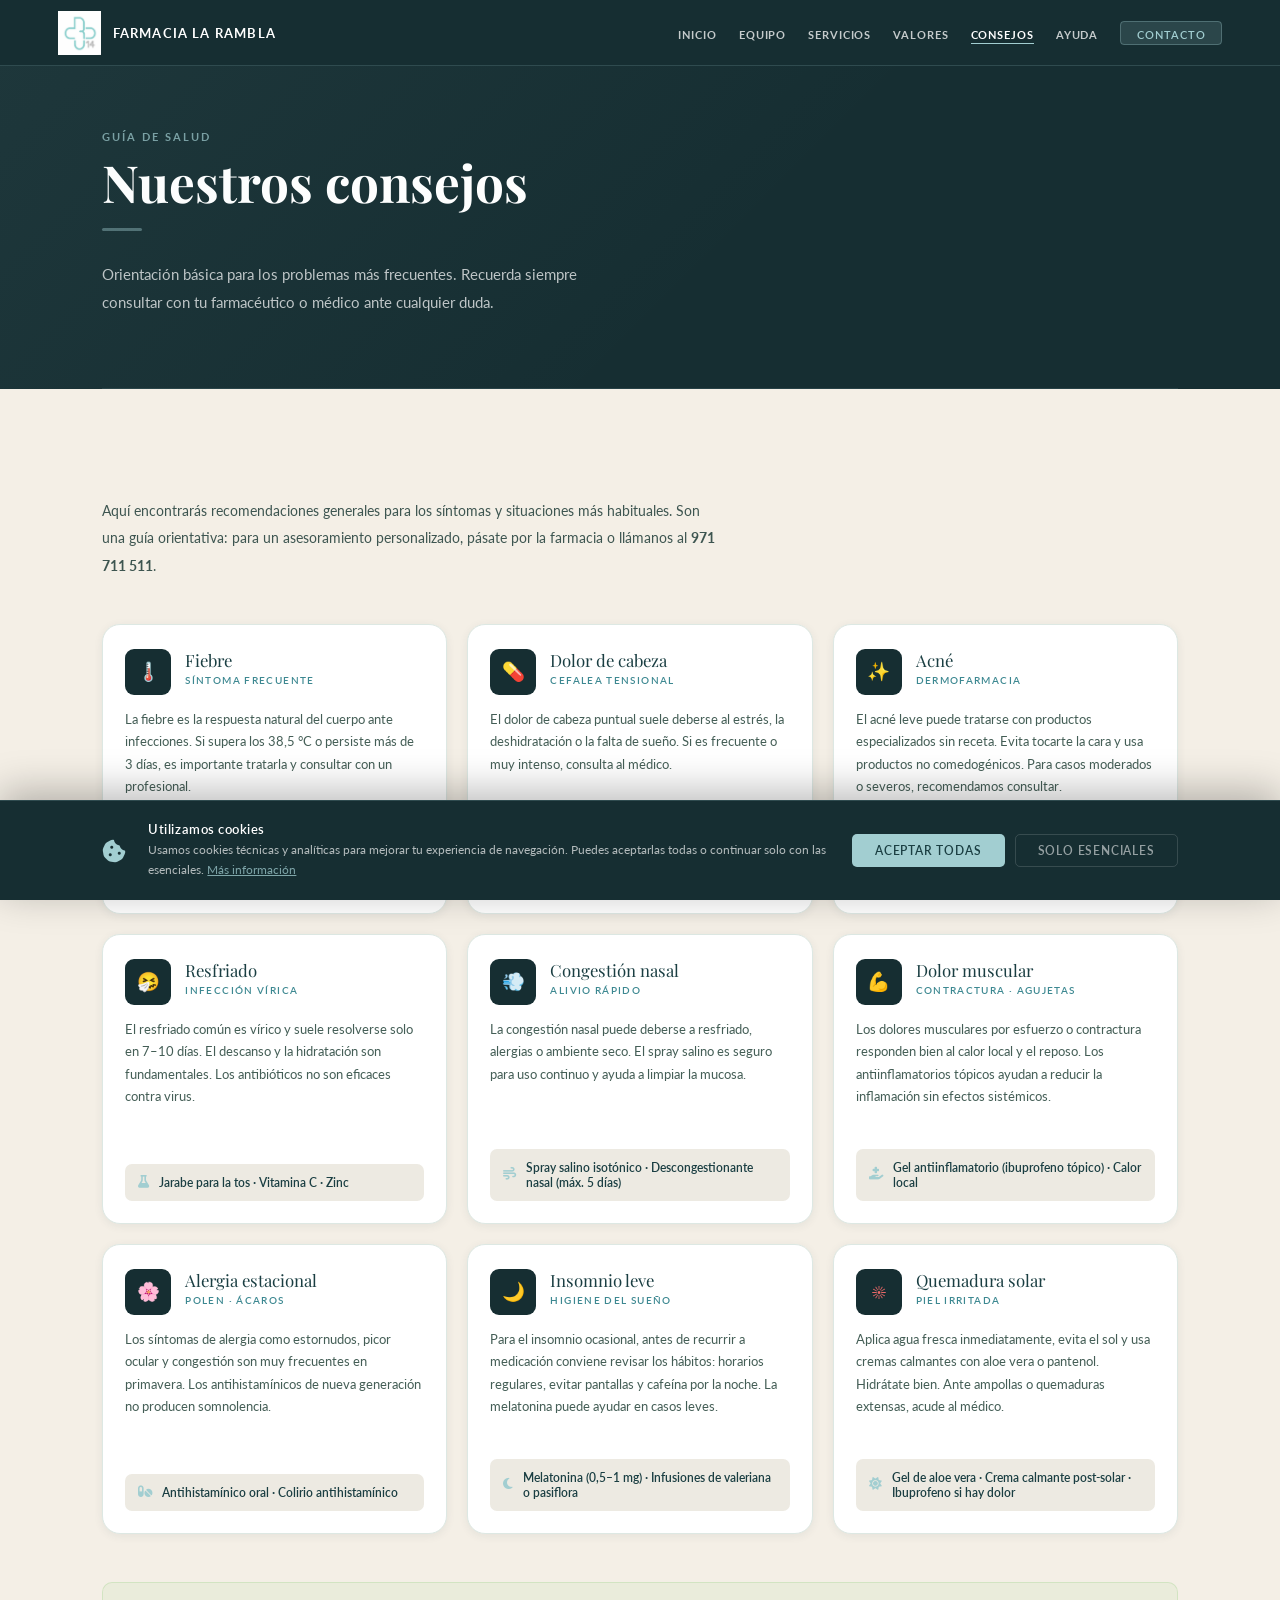
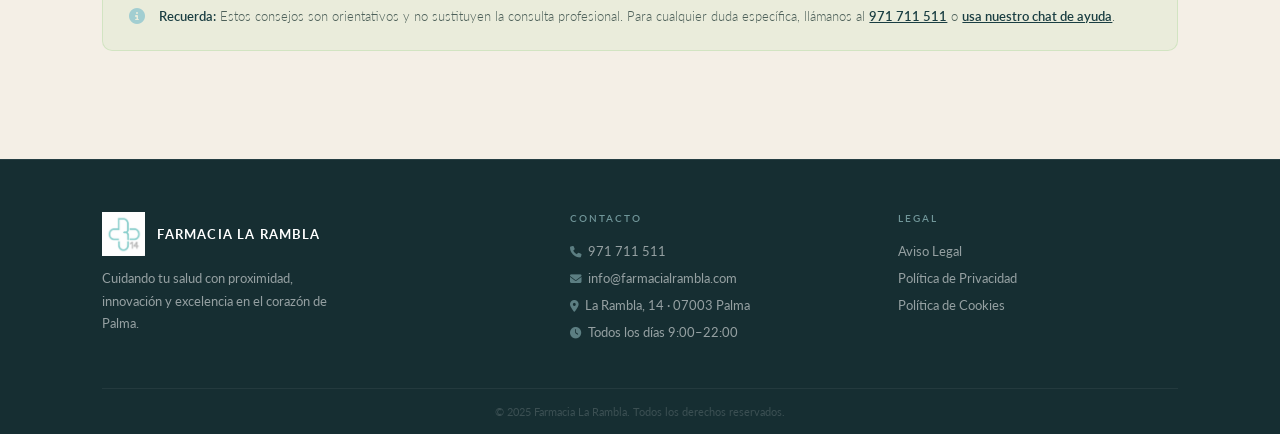
<file: consejos.html>
<!DOCTYPE html>
<html lang="es">
<head>
  <meta charset="UTF-8"/>
  <meta name="viewport" content="width=device-width, initial-scale=1.0"/>
  <title>Consejos · Farmacia La Rambla</title>
  <link href="https://fonts.googleapis.com/css2?family=Lora:ital,wght@0,400;0,500;0,600;1,400&family=Playfair+Display:wght@400;700&family=Lato:ital,wght@0,300;0,400;0,700;1,300;1,400&display=swap" rel="stylesheet"/>
  <link rel="stylesheet" href="https://cdnjs.cloudflare.com/ajax/libs/font-awesome/6.5.0/css/all.min.css"/>
  <link rel="stylesheet" href="style.css"/>
  <script src="cookie-banner.js" defer></script>
  <script src="scroll-animations.js" defer></script>
</head>
<body>

<!-- NAVBAR -->
<nav id="navbar">
  <a href="index.html" class="nav-logo">
    <img src="Logo.png" alt="Farmacia La Rambla" class="nav-logo-img"/>
    <span class="nav-brand-name">Farmacia La Rambla</span>
  </a>
  <ul class="nav-links">
    <li><a href="index.html">Inicio</a></li>
    <li><a href="equipo.html">Equipo</a></li>
    <li><a href="servicios.html">Servicios</a></li>
    <li><a href="valores.html">Valores</a></li>
    <li><a href="consejos.html" class="active">Consejos</a></li>
    <li><a href="ayuda.html">Ayuda</a></li>
    <li><a href="index.html#contacto" class="nav-cta">Contacto</a></li>
  </ul>
</nav>

<!-- PAGE HEADER -->
<div class="page-header">
  <p class="section-label">Guía de salud</p>
  <h1 class="section-title">Nuestros consejos</h1>
  <div class="divider"></div>
  <p class="page-header-sub">Orientación básica para los problemas más frecuentes. Recuerda siempre consultar con tu farmacéutico o médico ante cualquier duda.</p>
</div>

<!-- CONSEJOS -->
<section style="background:var(--crema);">
  <p class="consejos-intro">Aquí encontrarás recomendaciones generales para los síntomas y situaciones más habituales. Son una guía orientativa: para un asesoramiento personalizado, pásate por la farmacia o llámanos al <strong>971 711 511</strong>.</p>

  <div class="consejos-grid">

    <!-- Fiebre -->
    <div class="consejo-card">
      <div class="consejo-card-top">
        <div class="consejo-icon-wrap" style="color:#e87c4e;">🌡️</div>
        <div>
          <div class="consejo-title">Fiebre</div>
          <div class="consejo-tag">Síntoma frecuente</div>
        </div>
      </div>
      <div class="consejo-body">
        <p class="consejo-desc">La fiebre es la respuesta natural del cuerpo ante infecciones. Si supera los 38,5 °C o persiste más de 3 días, es importante tratarla y consultar con un profesional.</p>
        <div class="consejo-rec">
          <i class="fas fa-capsules"></i>
          <span>Paracetamol o ibuprofeno (según edad y estado de salud)</span>
        </div>
      </div>
    </div>

    <!-- Dolor de cabeza -->
    <div class="consejo-card">
      <div class="consejo-card-top">
        <div class="consejo-icon-wrap" style="color:#7c6de8;">💊</div>
        <div>
          <div class="consejo-title">Dolor de cabeza</div>
          <div class="consejo-tag">Cefalea tensional</div>
        </div>
      </div>
      <div class="consejo-body">
        <p class="consejo-desc">El dolor de cabeza puntual suele deberse al estrés, la deshidratación o la falta de sueño. Si es frecuente o muy intenso, consulta al médico.</p>
        <div class="consejo-rec">
          <i class="fas fa-capsules"></i>
          <span>Ibuprofeno o paracetamol + hidratación</span>
        </div>
      </div>
    </div>

    <!-- Acné -->
    <div class="consejo-card">
      <div class="consejo-card-top">
        <div class="consejo-icon-wrap" style="color:#e86e9e;">✨</div>
        <div>
          <div class="consejo-title">Acné</div>
          <div class="consejo-tag">Dermofarmacia</div>
        </div>
      </div>
      <div class="consejo-body">
        <p class="consejo-desc">El acné leve puede tratarse con productos especializados sin receta. Evita tocarte la cara y usa productos no comedogénicos. Para casos moderados o severos, recomendamos consultar.</p>
        <div class="consejo-rec">
          <i class="fas fa-pump-soap"></i>
          <span>Crema tópica (ácido salicílico, benzoílo) · La Roche-Posay / Avène</span>
        </div>
      </div>
    </div>

    <!-- Resfriado -->
    <div class="consejo-card">
      <div class="consejo-card-top">
        <div class="consejo-icon-wrap" style="color:#4ea8e8;">🤧</div>
        <div>
          <div class="consejo-title">Resfriado</div>
          <div class="consejo-tag">Infección vírica</div>
        </div>
      </div>
      <div class="consejo-body">
        <p class="consejo-desc">El resfriado común es vírico y suele resolverse solo en 7–10 días. El descanso y la hidratación son fundamentales. Los antibióticos no son eficaces contra virus.</p>
        <div class="consejo-rec">
          <i class="fas fa-flask"></i>
          <span>Jarabe para la tos · Vitamina C · Zinc</span>
        </div>
      </div>
    </div>

    <!-- Congestión nasal -->
    <div class="consejo-card">
      <div class="consejo-card-top">
        <div class="consejo-icon-wrap" style="color:#4ec8a0;">💨</div>
        <div>
          <div class="consejo-title">Congestión nasal</div>
          <div class="consejo-tag">Alivio rápido</div>
        </div>
      </div>
      <div class="consejo-body">
        <p class="consejo-desc">La congestión nasal puede deberse a resfriado, alergias o ambiente seco. El spray salino es seguro para uso continuo y ayuda a limpiar la mucosa.</p>
        <div class="consejo-rec">
          <i class="fas fa-wind"></i>
          <span>Spray salino isotónico · Descongestionante nasal (máx. 5 días)</span>
        </div>
      </div>
    </div>

    <!-- Dolor muscular -->
    <div class="consejo-card">
      <div class="consejo-card-top">
        <div class="consejo-icon-wrap" style="color:#e8a84e;">💪</div>
        <div>
          <div class="consejo-title">Dolor muscular</div>
          <div class="consejo-tag">Contractura · Agujetas</div>
        </div>
      </div>
      <div class="consejo-body">
        <p class="consejo-desc">Los dolores musculares por esfuerzo o contractura responden bien al calor local y el reposo. Los antiinflamatorios tópicos ayudan a reducir la inflamación sin efectos sistémicos.</p>
        <div class="consejo-rec">
          <i class="fas fa-hand-holding-medical"></i>
          <span>Gel antiinflamatorio (ibuprofeno tópico) · Calor local</span>
        </div>
      </div>
    </div>

    <!-- Alergias -->
    <div class="consejo-card">
      <div class="consejo-card-top">
        <div class="consejo-icon-wrap" style="color:#d4c44e;">🌸</div>
        <div>
          <div class="consejo-title">Alergia estacional</div>
          <div class="consejo-tag">Polen · Ácaros</div>
        </div>
      </div>
      <div class="consejo-body">
        <p class="consejo-desc">Los síntomas de alergia como estornudos, picor ocular y congestión son muy frecuentes en primavera. Los antihistamínicos de nueva generación no producen somnolencia.</p>
        <div class="consejo-rec">
          <i class="fas fa-pills"></i>
          <span>Antihistamínico oral · Colirio antihistamínico</span>
        </div>
      </div>
    </div>

    <!-- Insomnio -->
    <div class="consejo-card">
      <div class="consejo-card-top">
        <div class="consejo-icon-wrap" style="color:#8e7cbf;">🌙</div>
        <div>
          <div class="consejo-title">Insomnio leve</div>
          <div class="consejo-tag">Higiene del sueño</div>
        </div>
      </div>
      <div class="consejo-body">
        <p class="consejo-desc">Para el insomnio ocasional, antes de recurrir a medicación conviene revisar los hábitos: horarios regulares, evitar pantallas y cafeína por la noche. La melatonina puede ayudar en casos leves.</p>
        <div class="consejo-rec">
          <i class="fas fa-moon"></i>
          <span>Melatonina (0,5–1 mg) · Infusiones de valeriana o pasiflora</span>
        </div>
      </div>
    </div>

    <!-- Quemadura solar -->
    <div class="consejo-card">
      <div class="consejo-card-top">
        <div class="consejo-icon-wrap" style="color:#e86868;">☀️</div>
        <div>
          <div class="consejo-title">Quemadura solar</div>
          <div class="consejo-tag">Piel irritada</div>
        </div>
      </div>
      <div class="consejo-body">
        <p class="consejo-desc">Aplica agua fresca inmediatamente, evita el sol y usa cremas calmantes con aloe vera o pantenol. Hidrátate bien. Ante ampollas o quemaduras extensas, acude al médico.</p>
        <div class="consejo-rec">
          <i class="fas fa-sun"></i>
          <span>Gel de aloe vera · Crema calmante post-solar · Ibuprofeno si hay dolor</span>
        </div>
      </div>
    </div>

  </div>

  <!-- Disclaimer -->
  <div style="margin-top:48px;background:rgba(111,192,92,0.07);border:1px solid rgba(111,192,92,0.2);border-radius:10px;padding:22px 26px;display:flex;gap:14px;align-items:flex-start;">
    <i class="fas fa-circle-info" style="color:var(--lima);margin-top:3px;flex-shrink:0;"></i>
    <p style="font-size:0.82rem;color:#4d6059;line-height:1.78;font-weight:300;">
      <strong style="color:var(--verde);font-weight:600;">Recuerda:</strong> Estos consejos son orientativos y no sustituyen la consulta profesional. Para cualquier duda específica, llámanos al <a href="tel:+34971711511" style="color:var(--verde);font-weight:600;">971 711 511</a> o <a href="ayuda.html" style="color:var(--verde);font-weight:600;">usa nuestro chat de ayuda</a>.
    </p>
  </div>

</section>

<!-- FOOTER -->
<footer>
  <div class="footer-grid">
    <div class="footer-brand">
      <a href="index.html" class="nav-logo">
    <img src="Logo.png" alt="Farmacia La Rambla" class="nav-logo-img"/>
    <span class="nav-brand-name">Farmacia La Rambla</span>
  </a>
      <p>Cuidando tu salud con proximidad, innovación y excelencia en el corazón de Palma.</p>
    </div>
    <div class="footer-col">
      <h4>Contacto</h4>
      <ul>
        <li><span><i class="fas fa-phone footer-icon"></i>971 711 511</span></li>
        <li><span><i class="fas fa-envelope footer-icon"></i>info@farmacialrambla.com</span></li>
        <li><span><i class="fas fa-map-marker-alt footer-icon"></i>La Rambla, 14 · 07003 Palma</span></li>
        <li><span><i class="fas fa-clock footer-icon"></i>Todos los días 9:00–22:00</span></li>
      </ul>
    </div>
    <div class="footer-col">
      <h4>Legal</h4>
      <ul>
        <li><a href="aviso-legal.html">Aviso Legal</a></li>
        <li><a href="politica-de-privacidad.html">Política de Privacidad</a></li>
        <li><a href="politica-de-cookies.html">Política de Cookies</a></li>
      </ul>
    </div>
  </div>
  <div class="footer-bottom">© 2025 Farmacia La Rambla. Todos los derechos reservados.</div>
</footer>

<script>
  const navbar = document.getElementById('navbar');
  window.addEventListener('scroll', () => {
    navbar.classList.toggle('scrolled', window.scrollY > 60);
  });
</script>
</body>
</html>
</file>
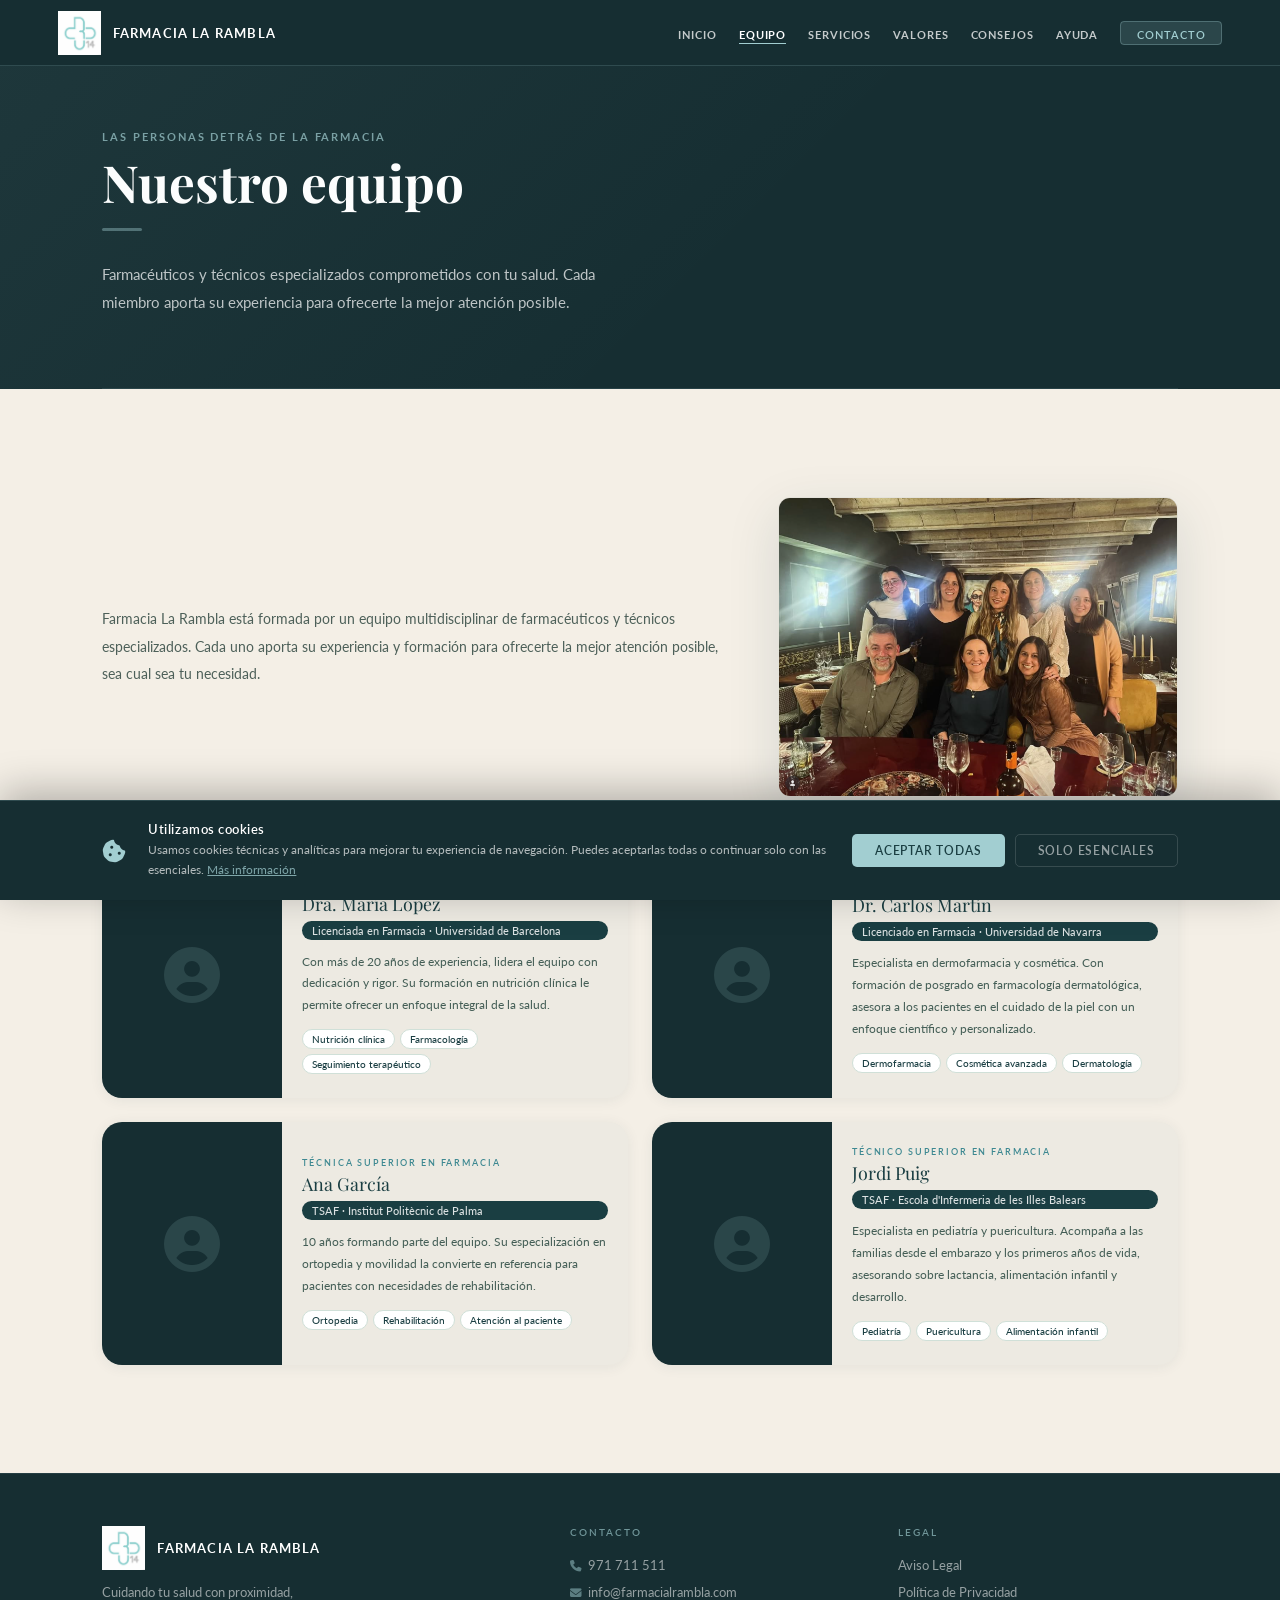
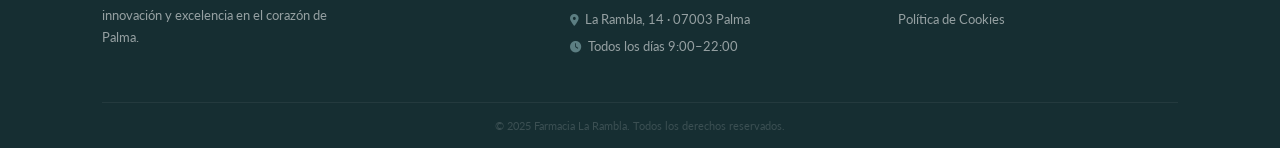
<file: equipo.html>
<!DOCTYPE html>
<html lang="es">
<head>
  <meta charset="UTF-8"/>
  <meta name="viewport" content="width=device-width, initial-scale=1.0"/>
  <title>Equipo · Farmacia La Rambla</title>
  <link href="https://fonts.googleapis.com/css2?family=Lora:ital,wght@0,400;0,500;0,600;1,400&family=Playfair+Display:wght@400;700&family=Lato:ital,wght@0,300;0,400;0,700;1,300;1,400&display=swap" rel="stylesheet"/>
  <link rel="stylesheet" href="https://cdnjs.cloudflare.com/ajax/libs/font-awesome/6.5.0/css/all.min.css"/>
  <link rel="stylesheet" href="style.css"/>
  <script src="cookie-banner.js" defer></script>
  <script src="scroll-animations.js" defer></script>
</head>
<body>

<!-- NAVBAR -->
<nav id="navbar">
  <a href="index.html" class="nav-logo">
    <img src="Logo.png" alt="Farmacia La Rambla" class="nav-logo-img"/>
    <span class="nav-brand-name">Farmacia La Rambla</span>
  </a>
  <ul class="nav-links">
    <li><a href="index.html">Inicio</a></li>
    <li><a href="equipo.html" class="active">Equipo</a></li>
    <li><a href="servicios.html">Servicios</a></li>
    <li><a href="valores.html">Valores</a></li>
    <li><a href="consejos.html">Consejos</a></li>
    <li><a href="ayuda.html">Ayuda</a></li>
    <li><a href="index.html#contacto" class="nav-cta">Contacto</a></li>
  </ul>
</nav>

<!-- PAGE HEADER -->
<div class="page-header">
  <p class="section-label">Las personas detrás de la farmacia</p>
  <h1 class="section-title">Nuestro equipo</h1>
  <div class="divider"></div>
  <p class="page-header-sub">Farmacéuticos y técnicos especializados comprometidos con tu salud. Cada miembro aporta su experiencia para ofrecerte la mejor atención posible.</p>
</div>

<!-- EQUIPO -->
<section id="equipo" style="background:var(--crema);">
  <div class="equipo-intro-wrap">
    <p class="equipo-intro">Farmacia La Rambla está formada por un equipo multidisciplinar de farmacéuticos y técnicos especializados. Cada uno aporta su experiencia y formación para ofrecerte la mejor atención posible, sea cual sea tu necesidad.</p>
    <div class="equipo-hero-img">
      <img src="../assets/Team.png" alt="Equipo Farmacia La Rambla"/>
    </div>
  </div>
  <div class="equipo-grid">

    <div class="miembro-card">
      <div class="miembro-foto"><i class="fas fa-user-circle ph"></i></div>
      <div class="miembro-info">
        <div class="miembro-role">Farmacéutica titular</div>
        <div class="miembro-nombre">Dra. María López</div>
        <span class="miembro-titulo">Licenciada en Farmacia · Universidad de Barcelona</span>
        <p class="miembro-desc">Con más de 20 años de experiencia, lidera el equipo con dedicación y rigor. Su formación en nutrición clínica le permite ofrecer un enfoque integral de la salud.</p>
        <div class="miembro-tags">
          <span class="mtag">Nutrición clínica</span>
          <span class="mtag">Farmacología</span>
          <span class="mtag">Seguimiento terapéutico</span>
        </div>
      </div>
    </div>

    <div class="miembro-card">
      <div class="miembro-foto"><i class="fas fa-user-circle ph"></i></div>
      <div class="miembro-info">
        <div class="miembro-role">Farmacéutico adjunto</div>
        <div class="miembro-nombre">Dr. Carlos Martín</div>
        <span class="miembro-titulo">Licenciado en Farmacia · Universidad de Navarra</span>
        <p class="miembro-desc">Especialista en dermofarmacia y cosmética. Con formación de posgrado en farmacología dermatológica, asesora a los pacientes en el cuidado de la piel con un enfoque científico y personalizado.</p>
        <div class="miembro-tags">
          <span class="mtag">Dermofarmacia</span>
          <span class="mtag">Cosmética avanzada</span>
          <span class="mtag">Dermatología</span>
        </div>
      </div>
    </div>

    <div class="miembro-card">
      <div class="miembro-foto"><i class="fas fa-user-circle ph"></i></div>
      <div class="miembro-info">
        <div class="miembro-role">Técnica superior en farmacia</div>
        <div class="miembro-nombre">Ana García</div>
        <span class="miembro-titulo">TSAF · Institut Politècnic de Palma</span>
        <p class="miembro-desc">10 años formando parte del equipo. Su especialización en ortopedia y movilidad la convierte en referencia para pacientes con necesidades de rehabilitación.</p>
        <div class="miembro-tags">
          <span class="mtag">Ortopedia</span>
          <span class="mtag">Rehabilitación</span>
          <span class="mtag">Atención al paciente</span>
        </div>
      </div>
    </div>

    <div class="miembro-card">
      <div class="miembro-foto"><i class="fas fa-user-circle ph"></i></div>
      <div class="miembro-info">
        <div class="miembro-role">Técnico superior en farmacia</div>
        <div class="miembro-nombre">Jordi Puig</div>
        <span class="miembro-titulo">TSAF · Escola d'Infermeria de les Illes Balears</span>
        <p class="miembro-desc">Especialista en pediatría y puericultura. Acompaña a las familias desde el embarazo y los primeros años de vida, asesorando sobre lactancia, alimentación infantil y desarrollo.</p>
        <div class="miembro-tags">
          <span class="mtag">Pediatría</span>
          <span class="mtag">Puericultura</span>
          <span class="mtag">Alimentación infantil</span>
        </div>
      </div>
    </div>

  </div>
</section>

<!-- FOOTER -->
<footer>
  <div class="footer-grid">
    <div class="footer-brand">
      <a href="index.html" class="nav-logo">
    <img src="Logo.png" alt="Farmacia La Rambla" class="nav-logo-img"/>
    <span class="nav-brand-name">Farmacia La Rambla</span>
  </a>
      <p>Cuidando tu salud con proximidad, innovación y excelencia en el corazón de Palma.</p>
    </div>
    <div class="footer-col">
      <h4>Contacto</h4>
      <ul>
        <li><span><i class="fas fa-phone footer-icon"></i>971 711 511</span></li>
        <li><span><i class="fas fa-envelope footer-icon"></i>info@farmacialrambla.com</span></li>
        <li><span><i class="fas fa-map-marker-alt footer-icon"></i>La Rambla, 14 · 07003 Palma</span></li>
        <li><span><i class="fas fa-clock footer-icon"></i>Todos los días 9:00–22:00</span></li>
      </ul>
    </div>
    <div class="footer-col">
      <h4>Legal</h4>
      <ul>
        <li><a href="aviso-legal.html">Aviso Legal</a></li>
        <li><a href="politica-de-privacidad.html">Política de Privacidad</a></li>
        <li><a href="politica-de-cookies.html">Política de Cookies</a></li>
      </ul>
    </div>
  </div>
  <div class="footer-bottom">© 2025 Farmacia La Rambla. Todos los derechos reservados.</div>
</footer>

<script>
  const navbar = document.getElementById('navbar');
  window.addEventListener('scroll', () => {
    navbar.classList.toggle('scrolled', window.scrollY > 60);
  });
</script>
</body>
</html>
</file>
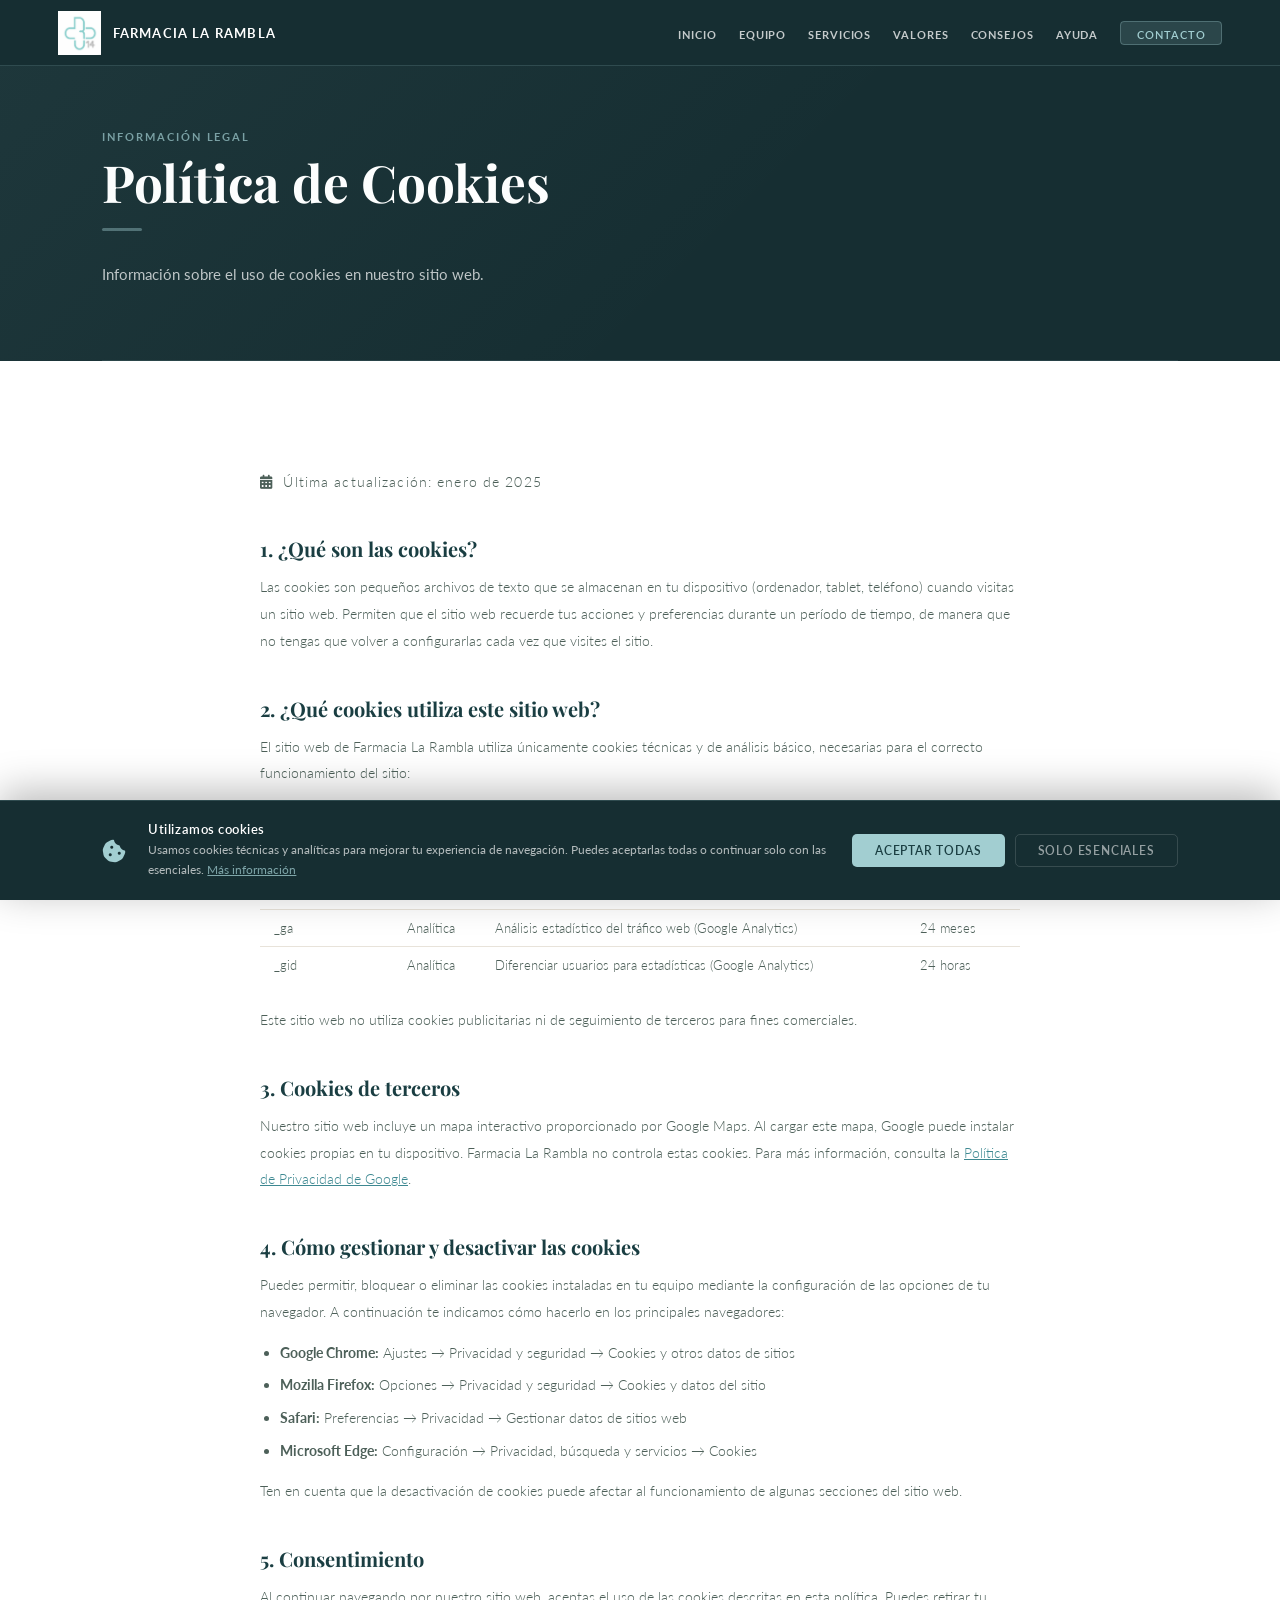
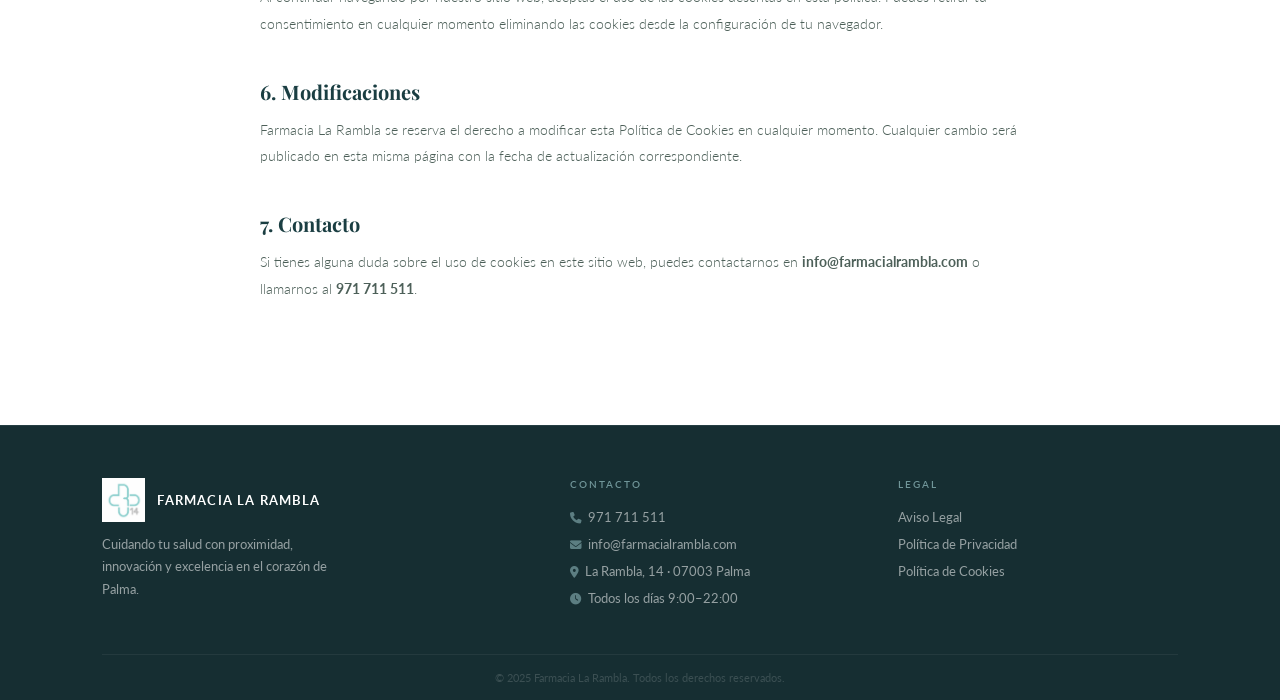
<file: politica-de-cookies.html>
<!DOCTYPE html>
<html lang="es">
<head>
  <meta charset="UTF-8"/>
  <meta name="viewport" content="width=device-width, initial-scale=1.0"/>
  <title>Política de Cookies · Farmacia La Rambla</title>
  <link href="https://fonts.googleapis.com/css2?family=Lora:ital,wght@0,400;0,500;0,600;1,400&family=Playfair+Display:wght@400;700&family=Lato:ital,wght@0,300;0,400;0,700;1,300;1,400&display=swap" rel="stylesheet"/>
  <link rel="stylesheet" href="https://cdnjs.cloudflare.com/ajax/libs/font-awesome/6.5.0/css/all.min.css"/>
  <link rel="stylesheet" href="style.css"/>
  <style>
    .legal-body { max-width: 760px; margin: 0 auto; }
    .legal-body h2 { font-family: 'Playfair Display', serif; font-size: 1.25rem; color: var(--verde); margin: 40px 0 12px; }
    .legal-body h2:first-child { margin-top: 0; }
    .legal-body p { font-size: 0.88rem; color: #4d6059; line-height: 1.9; font-weight: 300; margin-bottom: 14px; }
    .legal-body ul { padding-left: 20px; margin-bottom: 14px; }
    .legal-body ul li { font-size: 0.88rem; color: #4d6059; line-height: 1.9; font-weight: 300; margin-bottom: 6px; }
    .legal-updated { font-size: 0.72rem; color: var(--verde-claro); letter-spacing: 0.08em; margin-bottom: 36px; font-weight: 500; }
    .cookie-table { width: 100%; border-collapse: collapse; margin-bottom: 24px; font-size: 0.83rem; }
    .cookie-table th { background: var(--verde); color: var(--blanco); padding: 10px 14px; text-align: left; font-weight: 600; font-size: 0.75rem; letter-spacing: 0.06em; text-transform: uppercase; }
    .cookie-table td { padding: 10px 14px; border-bottom: 1px solid #e8e3da; color: #4d6059; font-weight: 300; }
    .cookie-table tr:last-child td { border-bottom: none; }
    .cookie-table tr:hover td { background: rgba(111,192,92,0.04); }
  </style>
  <script src="cookie-banner.js" defer></script>
  <script src="scroll-animations.js" defer></script>
</head>
<body>

<!-- NAVBAR -->
<nav id="navbar">
  <a href="index.html" class="nav-logo">
    <img src="Logo.png" alt="Farmacia La Rambla" class="nav-logo-img"/>
    <span class="nav-brand-name">Farmacia La Rambla</span>
  </a>
  <ul class="nav-links">
    <li><a href="index.html">Inicio</a></li>
    <li><a href="equipo.html">Equipo</a></li>
    <li><a href="servicios.html">Servicios</a></li>
    <li><a href="valores.html">Valores</a></li>
    <li><a href="consejos.html">Consejos</a></li>
    <li><a href="ayuda.html">Ayuda</a></li>
    <li><a href="index.html#contacto" class="nav-cta">Contacto</a></li>
  </ul>
</nav>

<!-- PAGE HEADER -->
<div class="page-header">
  <p class="section-label">Información legal</p>
  <h1 class="section-title">Política de Cookies</h1>
  <div class="divider"></div>
  <p class="page-header-sub">Información sobre el uso de cookies en nuestro sitio web.</p>
</div>

<!-- CONTENIDO LEGAL -->
<section style="background: var(--blanco);">
  <div class="legal-body">
    <p class="legal-updated"><i class="fas fa-calendar-alt"></i>&nbsp; Última actualización: enero de 2025</p>

    <h2>1. ¿Qué son las cookies?</h2>
    <p>Las cookies son pequeños archivos de texto que se almacenan en tu dispositivo (ordenador, tablet, teléfono) cuando visitas un sitio web. Permiten que el sitio web recuerde tus acciones y preferencias durante un período de tiempo, de manera que no tengas que volver a configurarlas cada vez que visites el sitio.</p>

    <h2>2. ¿Qué cookies utiliza este sitio web?</h2>
    <p>El sitio web de Farmacia La Rambla utiliza únicamente cookies técnicas y de análisis básico, necesarias para el correcto funcionamiento del sitio:</p>
    <table class="cookie-table">
      <thead>
        <tr>
          <th>Nombre</th>
          <th>Tipo</th>
          <th>Finalidad</th>
          <th>Duración</th>
        </tr>
      </thead>
      <tbody>
        <tr>
          <td>session_id</td>
          <td>Técnica</td>
          <td>Mantener la sesión del usuario activa durante la navegación</td>
          <td>Sesión</td>
        </tr>
        <tr>
          <td>cookie_consent</td>
          <td>Técnica</td>
          <td>Recordar la aceptación del aviso de cookies</td>
          <td>12 meses</td>
        </tr>
        <tr>
          <td>_ga</td>
          <td>Analítica</td>
          <td>Análisis estadístico del tráfico web (Google Analytics)</td>
          <td>24 meses</td>
        </tr>
        <tr>
          <td>_gid</td>
          <td>Analítica</td>
          <td>Diferenciar usuarios para estadísticas (Google Analytics)</td>
          <td>24 horas</td>
        </tr>
      </tbody>
    </table>
    <p>Este sitio web no utiliza cookies publicitarias ni de seguimiento de terceros para fines comerciales.</p>

    <h2>3. Cookies de terceros</h2>
    <p>Nuestro sitio web incluye un mapa interactivo proporcionado por Google Maps. Al cargar este mapa, Google puede instalar cookies propias en tu dispositivo. Farmacia La Rambla no controla estas cookies. Para más información, consulta la <a href="https://policies.google.com/privacy" target="_blank" rel="noopener" style="color:var(--verde-claro);">Política de Privacidad de Google</a>.</p>

    <h2>4. Cómo gestionar y desactivar las cookies</h2>
    <p>Puedes permitir, bloquear o eliminar las cookies instaladas en tu equipo mediante la configuración de las opciones de tu navegador. A continuación te indicamos cómo hacerlo en los principales navegadores:</p>
    <ul>
      <li><strong>Google Chrome:</strong> Ajustes → Privacidad y seguridad → Cookies y otros datos de sitios</li>
      <li><strong>Mozilla Firefox:</strong> Opciones → Privacidad y seguridad → Cookies y datos del sitio</li>
      <li><strong>Safari:</strong> Preferencias → Privacidad → Gestionar datos de sitios web</li>
      <li><strong>Microsoft Edge:</strong> Configuración → Privacidad, búsqueda y servicios → Cookies</li>
    </ul>
    <p>Ten en cuenta que la desactivación de cookies puede afectar al funcionamiento de algunas secciones del sitio web.</p>

    <h2>5. Consentimiento</h2>
    <p>Al continuar navegando por nuestro sitio web, aceptas el uso de las cookies descritas en esta política. Puedes retirar tu consentimiento en cualquier momento eliminando las cookies desde la configuración de tu navegador.</p>

    <h2>6. Modificaciones</h2>
    <p>Farmacia La Rambla se reserva el derecho a modificar esta Política de Cookies en cualquier momento. Cualquier cambio será publicado en esta misma página con la fecha de actualización correspondiente.</p>

    <h2>7. Contacto</h2>
    <p>Si tienes alguna duda sobre el uso de cookies en este sitio web, puedes contactarnos en <strong>info@farmacialrambla.com</strong> o llamarnos al <strong>971 711 511</strong>.</p>
  </div>
</section>

<!-- FOOTER -->
<footer>
  <div class="footer-grid">
    <div class="footer-brand">
      <a href="index.html" class="nav-logo">
    <img src="Logo.png" alt="Farmacia La Rambla" class="nav-logo-img"/>
    <span class="nav-brand-name">Farmacia La Rambla</span>
  </a>
      <p>Cuidando tu salud con proximidad, innovación y excelencia en el corazón de Palma.</p>
    </div>
    <div class="footer-col">
      <h4>Contacto</h4>
      <ul>
        <li><span><i class="fas fa-phone footer-icon"></i>971 711 511</span></li>
        <li><span><i class="fas fa-envelope footer-icon"></i>info@farmacialrambla.com</span></li>
        <li><span><i class="fas fa-map-marker-alt footer-icon"></i>La Rambla, 14 · 07003 Palma</span></li>
        <li><span><i class="fas fa-clock footer-icon"></i>Todos los días 9:00–22:00</span></li>
      </ul>
    </div>
    <div class="footer-col">
      <h4>Legal</h4>
      <ul>
        <li><a href="aviso-legal.html">Aviso Legal</a></li>
        <li><a href="politica-de-privacidad.html">Política de Privacidad</a></li>
        <li><a href="politica-de-cookies.html" class="active">Política de Cookies</a></li>
      </ul>
    </div>
  </div>
  <div class="footer-bottom">© 2025 Farmacia La Rambla. Todos los derechos reservados.</div>
</footer>

<script>
  const navbar = document.getElementById('navbar');
  window.addEventListener('scroll', () => {
    navbar.classList.toggle('scrolled', window.scrollY > 60);
  });
</script>
</body>
</html>
</file>
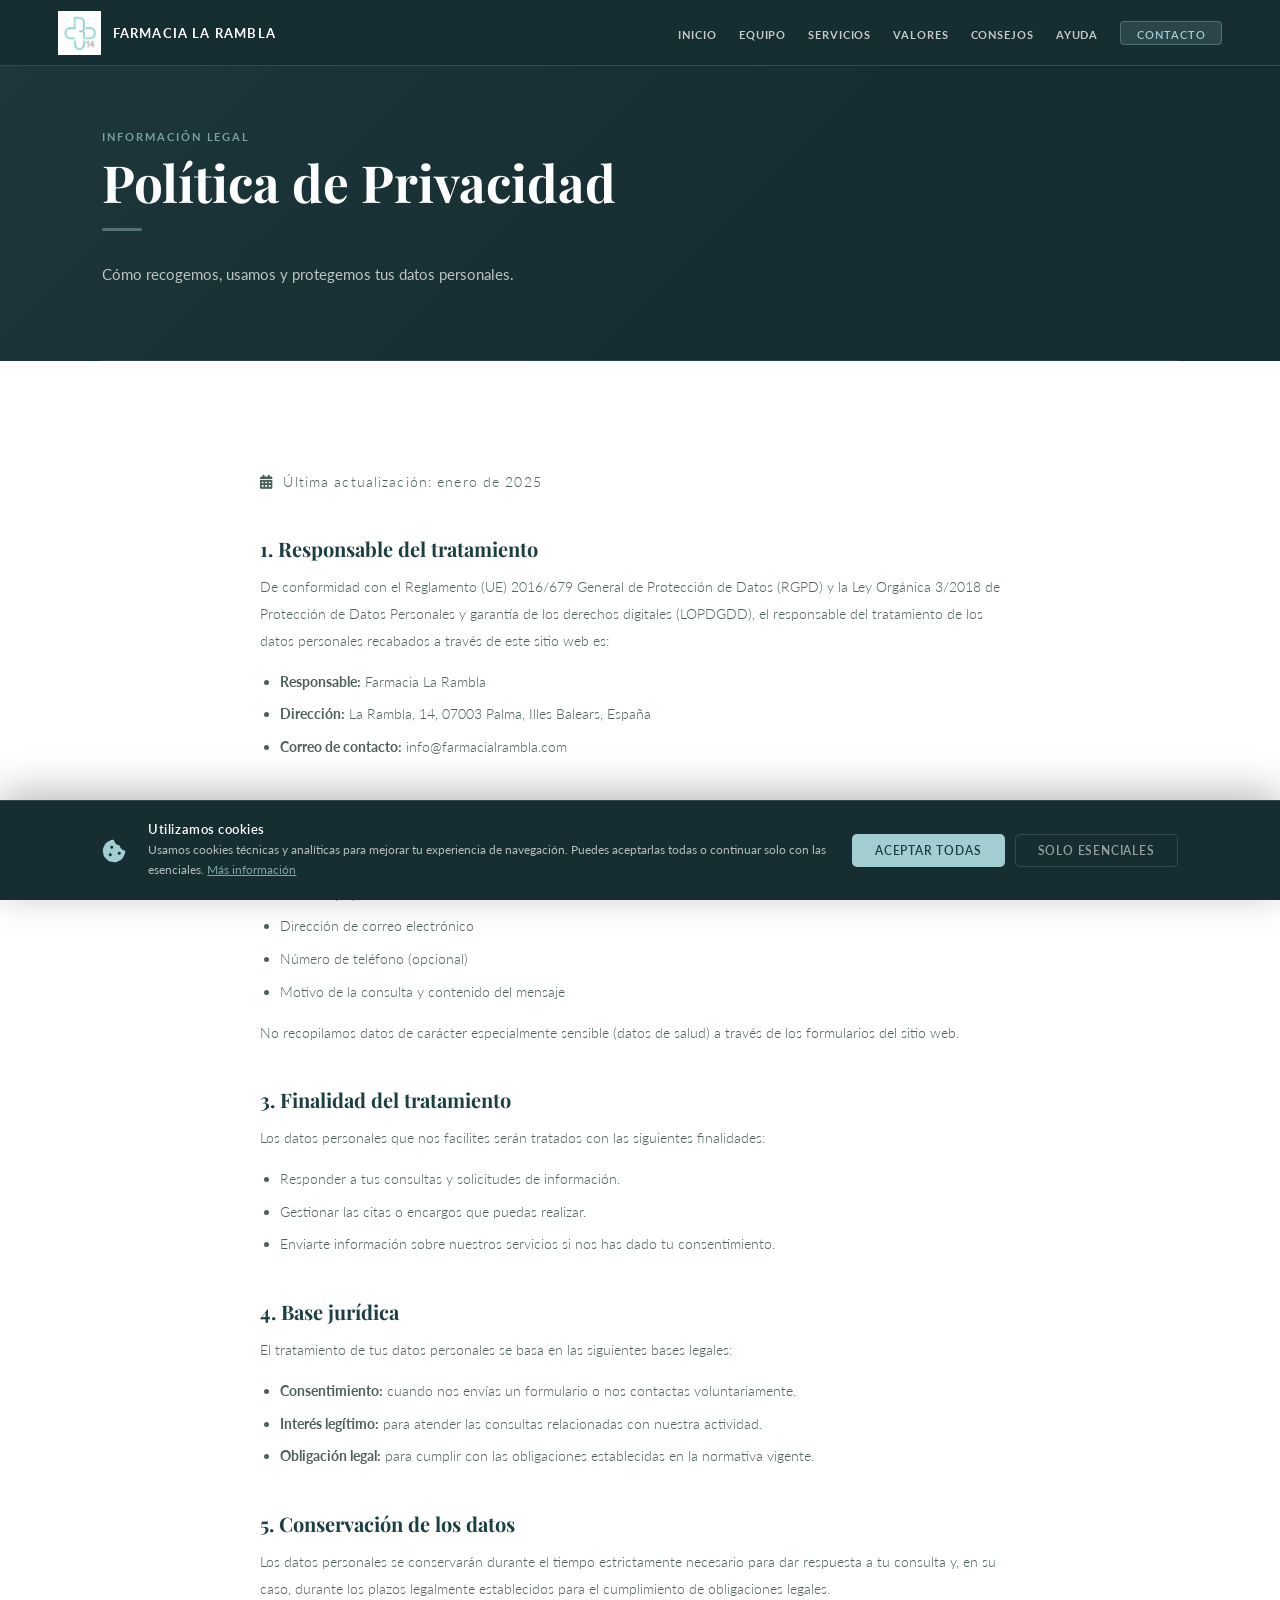
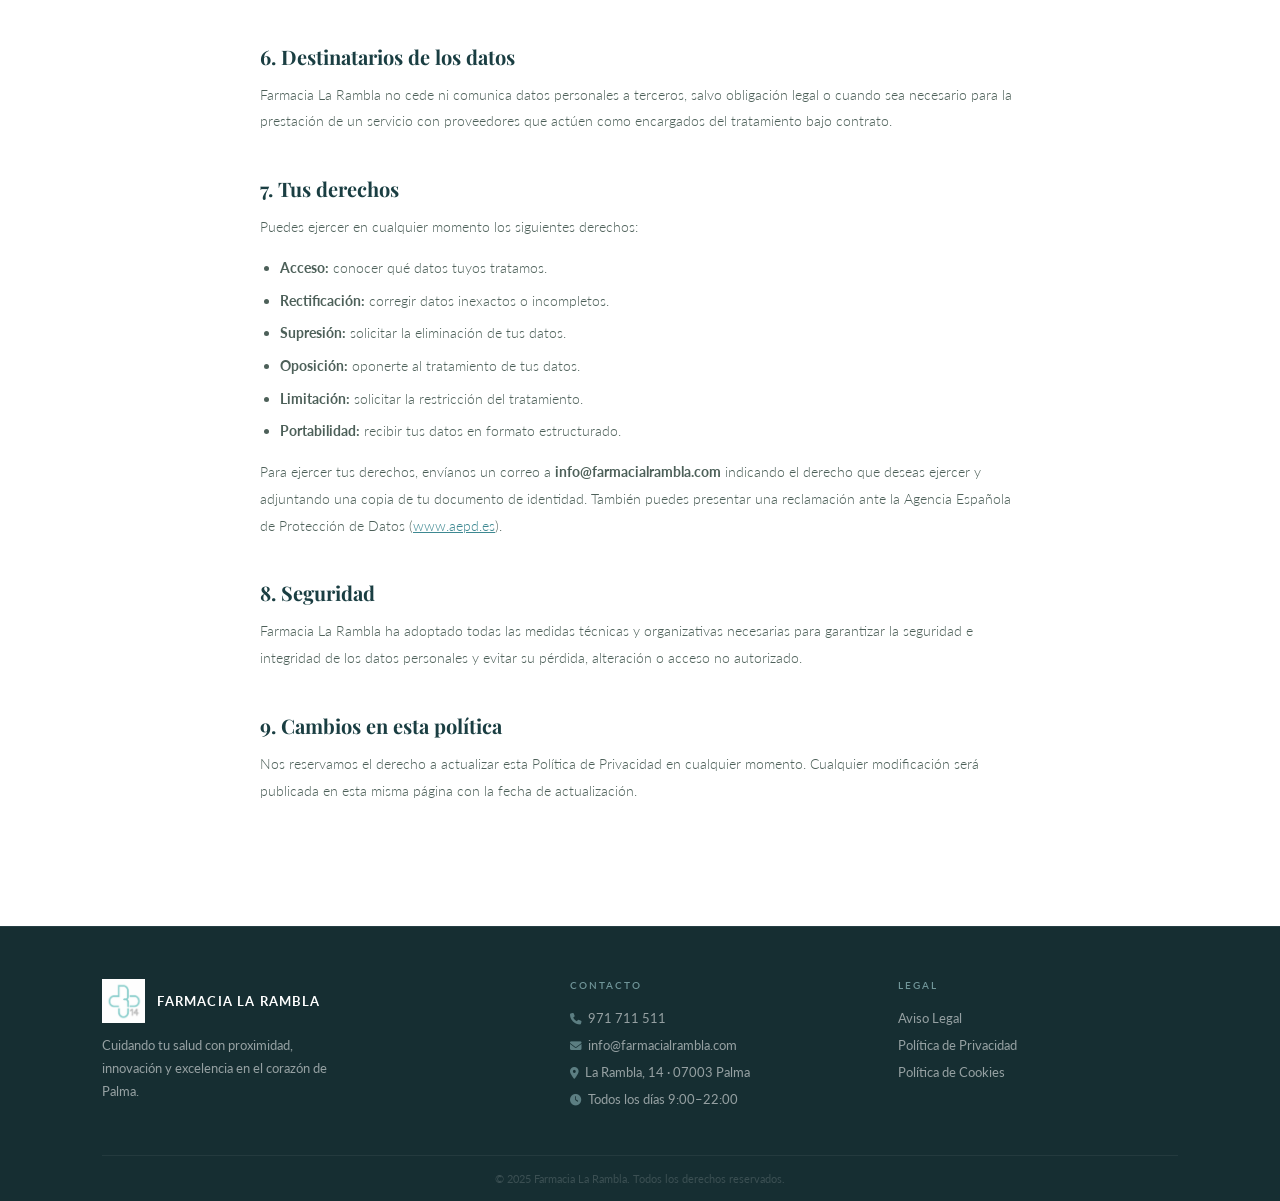
<file: politica-de-privacidad.html>
<!DOCTYPE html>
<html lang="es">
<head>
  <meta charset="UTF-8"/>
  <meta name="viewport" content="width=device-width, initial-scale=1.0"/>
  <title>Política de Privacidad · Farmacia La Rambla</title>
  <link href="https://fonts.googleapis.com/css2?family=Lora:ital,wght@0,400;0,500;0,600;1,400&family=Playfair+Display:wght@400;700&family=Lato:ital,wght@0,300;0,400;0,700;1,300;1,400&display=swap" rel="stylesheet"/>
  <link rel="stylesheet" href="https://cdnjs.cloudflare.com/ajax/libs/font-awesome/6.5.0/css/all.min.css"/>
  <link rel="stylesheet" href="style.css"/>
  <style>
    .legal-body { max-width: 760px; margin: 0 auto; }
    .legal-body h2 { font-family: 'Playfair Display', serif; font-size: 1.25rem; color: var(--verde); margin: 40px 0 12px; }
    .legal-body h2:first-child { margin-top: 0; }
    .legal-body p { font-size: 0.88rem; color: #4d6059; line-height: 1.9; font-weight: 300; margin-bottom: 14px; }
    .legal-body ul { padding-left: 20px; margin-bottom: 14px; }
    .legal-body ul li { font-size: 0.88rem; color: #4d6059; line-height: 1.9; font-weight: 300; margin-bottom: 6px; }
    .legal-updated { font-size: 0.72rem; color: var(--verde-claro); letter-spacing: 0.08em; margin-bottom: 36px; font-weight: 500; }
  </style>
  <script src="cookie-banner.js" defer></script>
  <script src="scroll-animations.js" defer></script>
</head>
<body>

<!-- NAVBAR -->
<nav id="navbar">
  <a href="index.html" class="nav-logo">
    <img src="Logo.png" alt="Farmacia La Rambla" class="nav-logo-img"/>
    <span class="nav-brand-name">Farmacia La Rambla</span>
  </a>
  <ul class="nav-links">
    <li><a href="index.html">Inicio</a></li>
    <li><a href="equipo.html">Equipo</a></li>
    <li><a href="servicios.html">Servicios</a></li>
    <li><a href="valores.html">Valores</a></li>
    <li><a href="consejos.html">Consejos</a></li>
    <li><a href="ayuda.html">Ayuda</a></li>
    <li><a href="index.html#contacto" class="nav-cta">Contacto</a></li>
  </ul>
</nav>

<!-- PAGE HEADER -->
<div class="page-header">
  <p class="section-label">Información legal</p>
  <h1 class="section-title">Política de Privacidad</h1>
  <div class="divider"></div>
  <p class="page-header-sub">Cómo recogemos, usamos y protegemos tus datos personales.</p>
</div>

<!-- CONTENIDO LEGAL -->
<section style="background: var(--blanco);">
  <div class="legal-body">
    <p class="legal-updated"><i class="fas fa-calendar-alt"></i>&nbsp; Última actualización: enero de 2025</p>

    <h2>1. Responsable del tratamiento</h2>
    <p>De conformidad con el Reglamento (UE) 2016/679 General de Protección de Datos (RGPD) y la Ley Orgánica 3/2018 de Protección de Datos Personales y garantía de los derechos digitales (LOPDGDD), el responsable del tratamiento de los datos personales recabados a través de este sitio web es:</p>
    <ul>
      <li><strong>Responsable:</strong> Farmacia La Rambla</li>
      <li><strong>Dirección:</strong> La Rambla, 14, 07003 Palma, Illes Balears, España</li>
      <li><strong>Correo de contacto:</strong> info@farmacialrambla.com</li>
    </ul>

    <h2>2. Datos que recogemos</h2>
    <p>A través del formulario de contacto de nuestro sitio web, podemos recoger los siguientes datos personales:</p>
    <ul>
      <li>Nombre y apellidos</li>
      <li>Dirección de correo electrónico</li>
      <li>Número de teléfono (opcional)</li>
      <li>Motivo de la consulta y contenido del mensaje</li>
    </ul>
    <p>No recopilamos datos de carácter especialmente sensible (datos de salud) a través de los formularios del sitio web.</p>

    <h2>3. Finalidad del tratamiento</h2>
    <p>Los datos personales que nos facilites serán tratados con las siguientes finalidades:</p>
    <ul>
      <li>Responder a tus consultas y solicitudes de información.</li>
      <li>Gestionar las citas o encargos que puedas realizar.</li>
      <li>Enviarte información sobre nuestros servicios si nos has dado tu consentimiento.</li>
    </ul>

    <h2>4. Base jurídica</h2>
    <p>El tratamiento de tus datos personales se basa en las siguientes bases legales:</p>
    <ul>
      <li><strong>Consentimiento:</strong> cuando nos envías un formulario o nos contactas voluntariamente.</li>
      <li><strong>Interés legítimo:</strong> para atender las consultas relacionadas con nuestra actividad.</li>
      <li><strong>Obligación legal:</strong> para cumplir con las obligaciones establecidas en la normativa vigente.</li>
    </ul>

    <h2>5. Conservación de los datos</h2>
    <p>Los datos personales se conservarán durante el tiempo estrictamente necesario para dar respuesta a tu consulta y, en su caso, durante los plazos legalmente establecidos para el cumplimiento de obligaciones legales.</p>

    <h2>6. Destinatarios de los datos</h2>
    <p>Farmacia La Rambla no cede ni comunica datos personales a terceros, salvo obligación legal o cuando sea necesario para la prestación de un servicio con proveedores que actúen como encargados del tratamiento bajo contrato.</p>

    <h2>7. Tus derechos</h2>
    <p>Puedes ejercer en cualquier momento los siguientes derechos:</p>
    <ul>
      <li><strong>Acceso:</strong> conocer qué datos tuyos tratamos.</li>
      <li><strong>Rectificación:</strong> corregir datos inexactos o incompletos.</li>
      <li><strong>Supresión:</strong> solicitar la eliminación de tus datos.</li>
      <li><strong>Oposición:</strong> oponerte al tratamiento de tus datos.</li>
      <li><strong>Limitación:</strong> solicitar la restricción del tratamiento.</li>
      <li><strong>Portabilidad:</strong> recibir tus datos en formato estructurado.</li>
    </ul>
    <p>Para ejercer tus derechos, envíanos un correo a <strong>info@farmacialrambla.com</strong> indicando el derecho que deseas ejercer y adjuntando una copia de tu documento de identidad. También puedes presentar una reclamación ante la Agencia Española de Protección de Datos (<a href="https://www.aepd.es" target="_blank" rel="noopener" style="color:var(--verde-claro);">www.aepd.es</a>).</p>

    <h2>8. Seguridad</h2>
    <p>Farmacia La Rambla ha adoptado todas las medidas técnicas y organizativas necesarias para garantizar la seguridad e integridad de los datos personales y evitar su pérdida, alteración o acceso no autorizado.</p>

    <h2>9. Cambios en esta política</h2>
    <p>Nos reservamos el derecho a actualizar esta Política de Privacidad en cualquier momento. Cualquier modificación será publicada en esta misma página con la fecha de actualización.</p>
  </div>
</section>

<!-- FOOTER -->
<footer>
  <div class="footer-grid">
    <div class="footer-brand">
      <a href="index.html" class="nav-logo">
    <img src="Logo.png" alt="Farmacia La Rambla" class="nav-logo-img"/>
    <span class="nav-brand-name">Farmacia La Rambla</span>
  </a>
      <p>Cuidando tu salud con proximidad, innovación y excelencia en el corazón de Palma.</p>
    </div>
    <div class="footer-col">
      <h4>Contacto</h4>
      <ul>
        <li><span><i class="fas fa-phone footer-icon"></i>971 711 511</span></li>
        <li><span><i class="fas fa-envelope footer-icon"></i>info@farmacialrambla.com</span></li>
        <li><span><i class="fas fa-map-marker-alt footer-icon"></i>La Rambla, 14 · 07003 Palma</span></li>
        <li><span><i class="fas fa-clock footer-icon"></i>Todos los días 9:00–22:00</span></li>
      </ul>
    </div>
    <div class="footer-col">
      <h4>Legal</h4>
      <ul>
        <li><a href="aviso-legal.html">Aviso Legal</a></li>
        <li><a href="politica-de-privacidad.html" class="active">Política de Privacidad</a></li>
        <li><a href="politica-de-cookies.html">Política de Cookies</a></li>
      </ul>
    </div>
  </div>
  <div class="footer-bottom">© 2025 Farmacia La Rambla. Todos los derechos reservados.</div>
</footer>

<script>
  const navbar = document.getElementById('navbar');
  window.addEventListener('scroll', () => {
    navbar.classList.toggle('scrolled', window.scrollY > 60);
  });
</script>
</body>
</html>
</file>
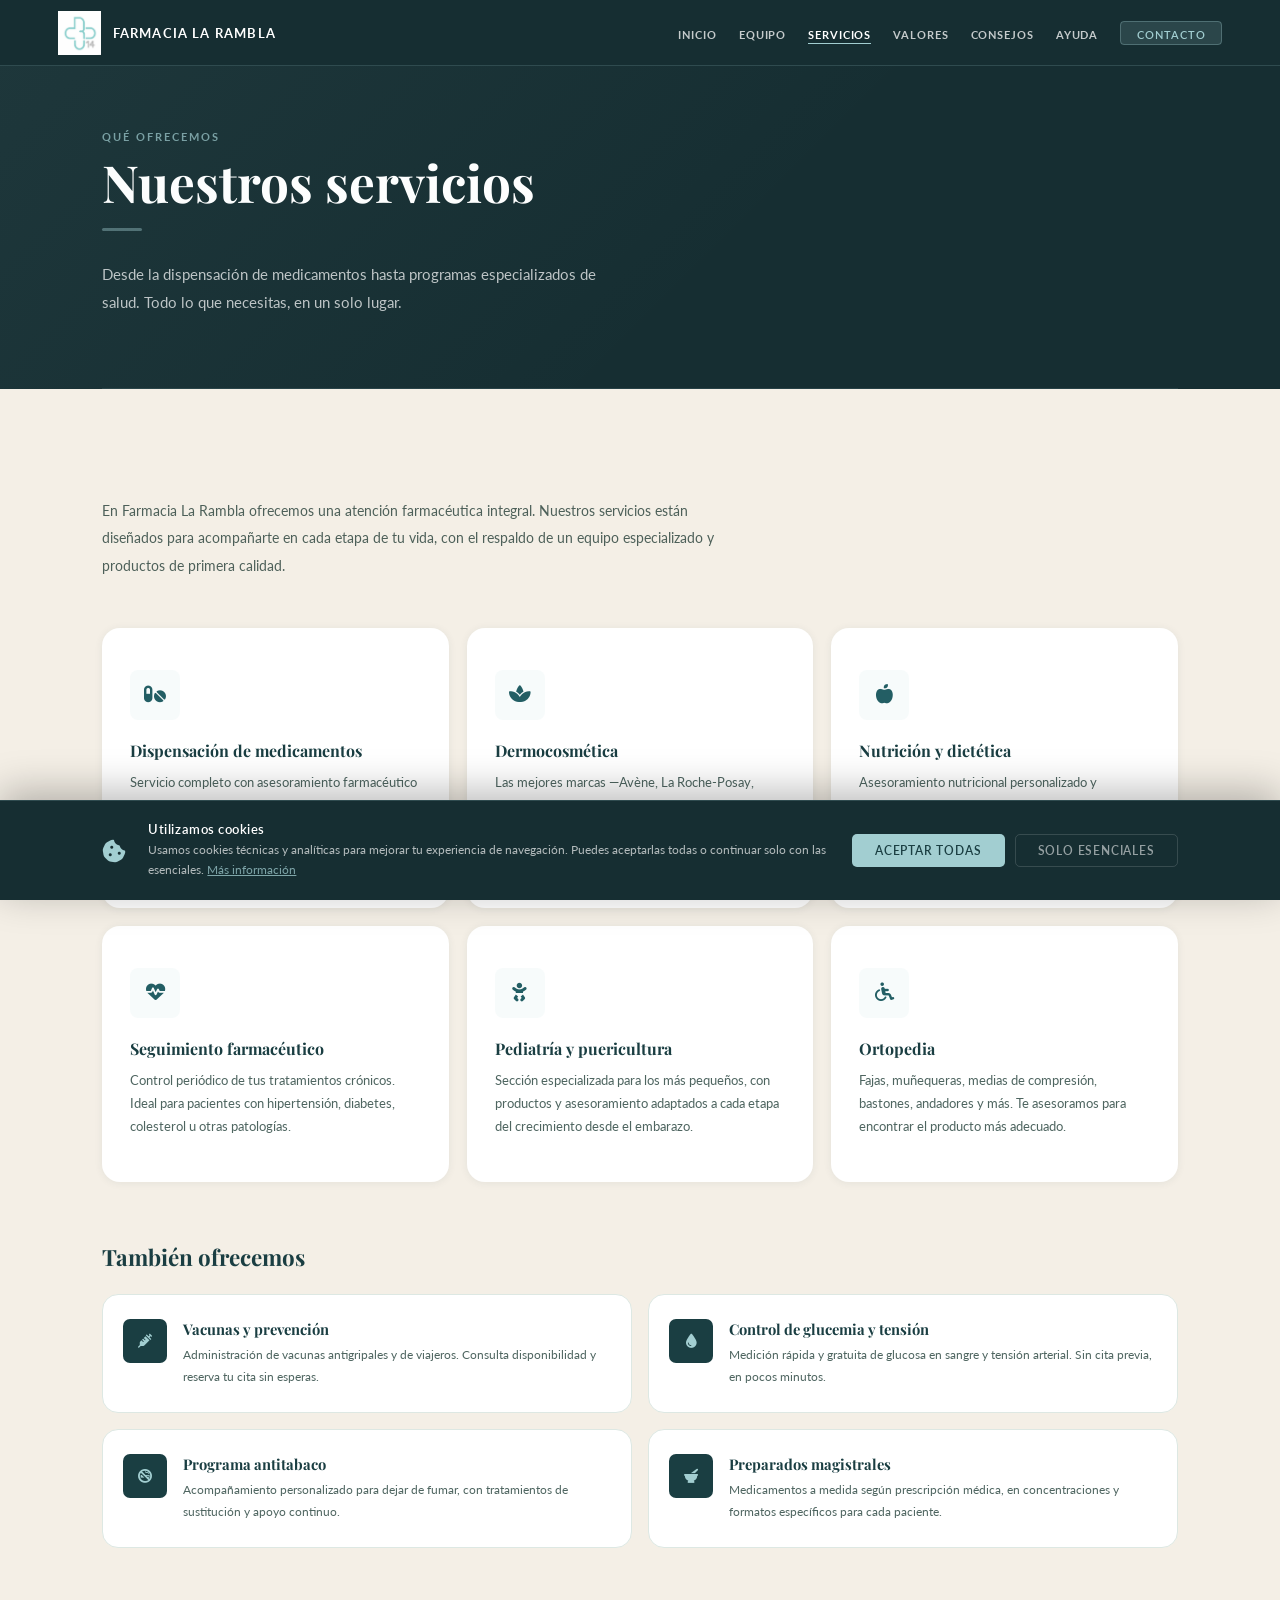
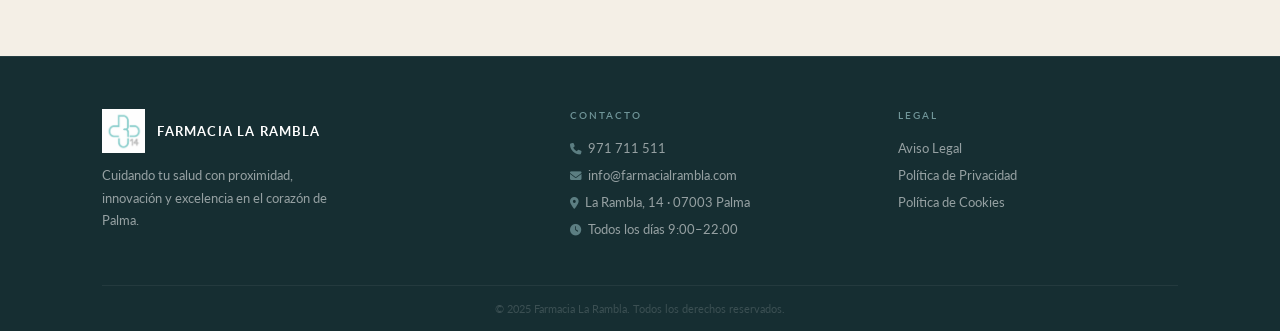
<file: servicios.html>
<!DOCTYPE html>
<html lang="es">
<head>
  <meta charset="UTF-8"/>
  <meta name="viewport" content="width=device-width, initial-scale=1.0"/>
  <title>Servicios · Farmacia La Rambla</title>
  <link href="https://fonts.googleapis.com/css2?family=Lora:ital,wght@0,400;0,500;0,600;1,400&family=Playfair+Display:wght@400;700&family=Lato:ital,wght@0,300;0,400;0,700;1,300;1,400&display=swap" rel="stylesheet"/>
  <link rel="stylesheet" href="https://cdnjs.cloudflare.com/ajax/libs/font-awesome/6.5.0/css/all.min.css"/>
  <link rel="stylesheet" href="style.css"/>
  <script src="cookie-banner.js" defer></script>
  <script src="scroll-animations.js" defer></script>
</head>
<body>

<!-- NAVBAR -->
<nav id="navbar">
  <a href="index.html" class="nav-logo">
    <img src="Logo.png" alt="Farmacia La Rambla" class="nav-logo-img"/>
    <span class="nav-brand-name">Farmacia La Rambla</span>
  </a>
  <ul class="nav-links">
    <li><a href="index.html">Inicio</a></li>
    <li><a href="equipo.html">Equipo</a></li>
    <li><a href="servicios.html" class="active">Servicios</a></li>
    <li><a href="valores.html">Valores</a></li>
    <li><a href="consejos.html">Consejos</a></li>
    <li><a href="ayuda.html">Ayuda</a></li>
    <li><a href="index.html#contacto" class="nav-cta">Contacto</a></li>
  </ul>
</nav>

<!-- PAGE HEADER -->
<div class="page-header">
  <p class="section-label">Qué ofrecemos</p>
  <h1 class="section-title">Nuestros servicios</h1>
  <div class="divider"></div>
  <p class="page-header-sub">Desde la dispensación de medicamentos hasta programas especializados de salud. Todo lo que necesitas, en un solo lugar.</p>
</div>

<!-- SERVICIOS -->
<section id="servicios" style="background:var(--crema);">
  <p class="servicios-intro">En Farmacia La Rambla ofrecemos una atención farmacéutica integral. Nuestros servicios están diseñados para acompañarte en cada etapa de tu vida, con el respaldo de un equipo especializado y productos de primera calidad.</p>
  <div class="servicios-grid">
    <div class="servicio-card">
      <div class="servicio-icon"><i class="fas fa-pills"></i></div>
      <h3>Dispensación de medicamentos</h3>
      <p>Servicio completo con asesoramiento farmacéutico profesional y seguimiento personalizado de tus tratamientos para garantizar eficacia y seguridad.</p>
    </div>
    <div class="servicio-card">
      <div class="servicio-icon"><i class="fas fa-spa"></i></div>
      <h3>Dermocosmética</h3>
      <p>Las mejores marcas —Avène, La Roche-Posay, Uriage— con consejo especializado según tu tipo de piel. Desde el acné hasta el envejecimiento cutáneo.</p>
    </div>
    <div class="servicio-card">
      <div class="servicio-icon"><i class="fas fa-apple-alt"></i></div>
      <h3>Nutrición y dietética</h3>
      <p>Asesoramiento nutricional personalizado y suplementación de calidad para alcanzar tus objetivos de salud y bienestar.</p>
    </div>
    <div class="servicio-card">
      <div class="servicio-icon"><i class="fas fa-heartbeat"></i></div>
      <h3>Seguimiento farmacéutico</h3>
      <p>Control periódico de tus tratamientos crónicos. Ideal para pacientes con hipertensión, diabetes, colesterol u otras patologías.</p>
    </div>
    <div class="servicio-card">
      <div class="servicio-icon"><i class="fas fa-baby"></i></div>
      <h3>Pediatría y puericultura</h3>
      <p>Sección especializada para los más pequeños, con productos y asesoramiento adaptados a cada etapa del crecimiento desde el embarazo.</p>
    </div>
    <div class="servicio-card">
      <div class="servicio-icon"><i class="fas fa-wheelchair"></i></div>
      <h3>Ortopedia</h3>
      <p>Fajas, muñequeras, medias de compresión, bastones, andadores y más. Te asesoramos para encontrar el producto más adecuado.</p>
    </div>
  </div>

  <h3 class="extras-titulo">También ofrecemos</h3>
  <div class="extras-grid">
    <div class="extra-card">
      <div class="extra-icon"><i class="fas fa-syringe"></i></div>
      <div>
        <h4>Vacunas y prevención</h4>
        <p>Administración de vacunas antigripales y de viajeros. Consulta disponibilidad y reserva tu cita sin esperas.</p>
      </div>
    </div>
    <div class="extra-card">
      <div class="extra-icon"><i class="fas fa-tint"></i></div>
      <div>
        <h4>Control de glucemia y tensión</h4>
        <p>Medición rápida y gratuita de glucosa en sangre y tensión arterial. Sin cita previa, en pocos minutos.</p>
      </div>
    </div>
    <div class="extra-card">
      <div class="extra-icon"><i class="fas fa-smoking-ban"></i></div>
      <div>
        <h4>Programa antitabaco</h4>
        <p>Acompañamiento personalizado para dejar de fumar, con tratamientos de sustitución y apoyo continuo.</p>
      </div>
    </div>
    <div class="extra-card">
      <div class="extra-icon"><i class="fas fa-mortar-pestle"></i></div>
      <div>
        <h4>Preparados magistrales</h4>
        <p>Medicamentos a medida según prescripción médica, en concentraciones y formatos específicos para cada paciente.</p>
      </div>
    </div>
  </div>
</section>

<!-- FOOTER -->
<footer>
  <div class="footer-grid">
    <div class="footer-brand">
      <a href="index.html" class="nav-logo">
    <img src="Logo.png" alt="Farmacia La Rambla" class="nav-logo-img"/>
    <span class="nav-brand-name">Farmacia La Rambla</span>
  </a>
      <p>Cuidando tu salud con proximidad, innovación y excelencia en el corazón de Palma.</p>
    </div>
    <div class="footer-col">
      <h4>Contacto</h4>
      <ul>
        <li><span><i class="fas fa-phone footer-icon"></i>971 711 511</span></li>
        <li><span><i class="fas fa-envelope footer-icon"></i>info@farmacialrambla.com</span></li>
        <li><span><i class="fas fa-map-marker-alt footer-icon"></i>La Rambla, 14 · 07003 Palma</span></li>
        <li><span><i class="fas fa-clock footer-icon"></i>Todos los días 9:00–22:00</span></li>
      </ul>
    </div>
    <div class="footer-col">
      <h4>Legal</h4>
      <ul>
        <li><a href="aviso-legal.html">Aviso Legal</a></li>
        <li><a href="politica-de-privacidad.html">Política de Privacidad</a></li>
        <li><a href="politica-de-cookies.html">Política de Cookies</a></li>
      </ul>
    </div>
  </div>
  <div class="footer-bottom">© 2025 Farmacia La Rambla. Todos los derechos reservados.</div>
</footer>

<script>
  const navbar = document.getElementById('navbar');
  window.addEventListener('scroll', () => {
    navbar.classList.toggle('scrolled', window.scrollY > 60);
  });
</script>
</body>
</html>
</file>
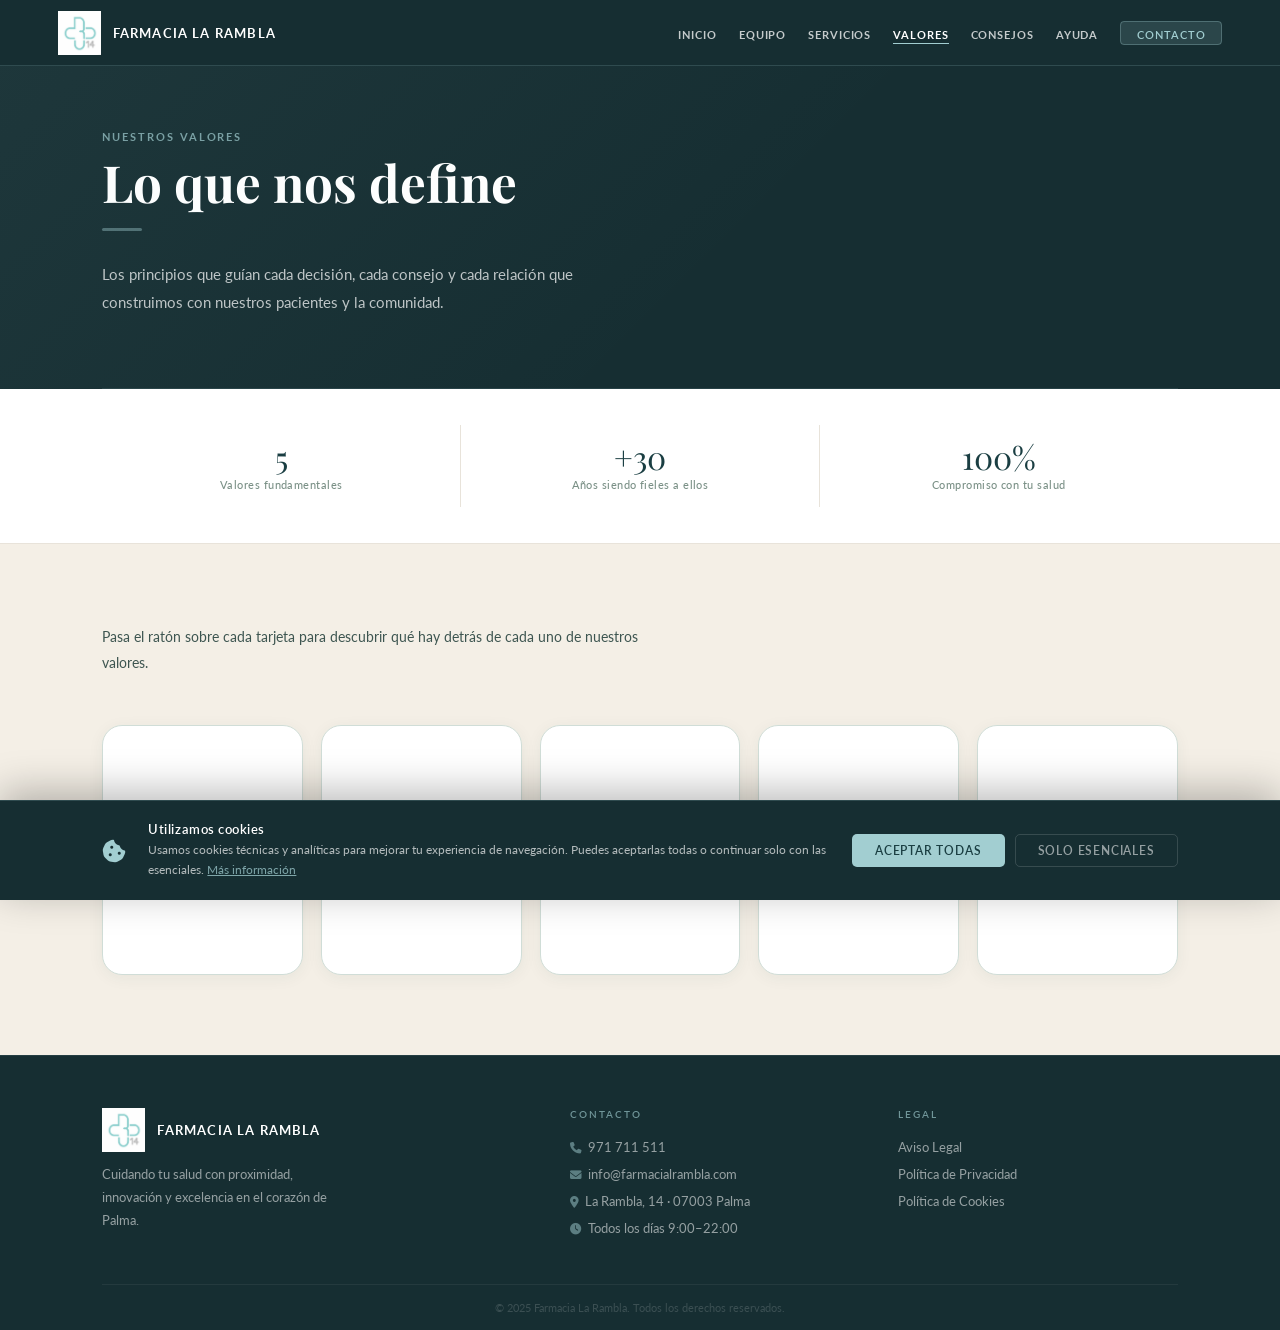
<file: valores.html>
<!DOCTYPE html>
<html lang="es">
<head>
  <meta charset="UTF-8"/>
  <meta name="viewport" content="width=device-width, initial-scale=1.0"/>
  <title>Valores · Farmacia La Rambla</title>
  <link href="https://fonts.googleapis.com/css2?family=Lora:ital,wght@0,400;0,500;0,600;1,400&family=Playfair+Display:wght@400;700&family=Lato:ital,wght@0,300;0,400;0,700;1,300;1,400&display=swap" rel="stylesheet"/>
  <link rel="stylesheet" href="https://cdnjs.cloudflare.com/ajax/libs/font-awesome/6.5.0/css/all.min.css"/>
  <link rel="stylesheet" href="style.css"/>
  <script src="cookie-banner.js" defer></script>
  <script src="scroll-animations.js" defer></script>
</head>
<body>

<!-- NAVBAR -->
<nav id="navbar">
  <a href="index.html" class="nav-logo">
    <img src="Logo.png" alt="Farmacia La Rambla" class="nav-logo-img"/>
    <span class="nav-brand-name">Farmacia La Rambla</span>
  </a>
  <ul class="nav-links">
    <li><a href="index.html">Inicio</a></li>
    <li><a href="equipo.html">Equipo</a></li>
    <li><a href="servicios.html">Servicios</a></li>
    <li><a href="valores.html" class="active">Valores</a></li>
    <li><a href="consejos.html">Consejos</a></li>
    <li><a href="ayuda.html">Ayuda</a></li>
    <li><a href="index.html#contacto" class="nav-cta">Contacto</a></li>
  </ul>
</nav>

<!-- PAGE HEADER -->
<div class="page-header">
  <p class="section-label">Nuestros valores</p>
  <h1 class="section-title">Lo que nos define</h1>
  <div class="divider"></div>
  <p class="page-header-sub">Los principios que guían cada decisión, cada consejo y cada relación que construimos con nuestros pacientes y la comunidad.</p>
</div>

<!-- STATS STRIP -->
<div class="valores-stats-strip">
  <div class="v-stat">
    <div class="v-stat-num">5</div>
    <div class="v-stat-label">Valores fundamentales</div>
  </div>
  <div class="v-stat">
    <div class="v-stat-num">+30</div>
    <div class="v-stat-label">Años siendo fieles a ellos</div>
  </div>
  <div class="v-stat">
    <div class="v-stat-num">100%</div>
    <div class="v-stat-label">Compromiso con tu salud</div>
  </div>
</div>

<!-- VALORES -->
<section class="valores-section">
  <p class="valores-sub">Pasa el ratón sobre cada tarjeta para descubrir qué hay detrás de cada uno de nuestros valores.</p>
  <div class="valores-grid">

    <div class="flip-card"><div class="flip-inner">
      <div class="flip-front"><i class="fas fa-heart"></i><h3>Proximidad</h3></div>
      <div class="flip-back"><h3>Proximidad</h3><p>Estamos cerca de ti en cada momento. Tu bienestar es nuestra razón de ser y te acompañamos en cada paso.</p></div>
    </div></div>

    <div class="flip-card"><div class="flip-inner">
      <div class="flip-front"><i class="fas fa-handshake"></i><h3>Compromiso</h3></div>
      <div class="flip-back"><h3>Compromiso</h3><p>Nos comprometemos con tu salud de manera responsable, honesta y constante, sin excepciones.</p></div>
    </div></div>

    <div class="flip-card"><div class="flip-inner">
      <div class="flip-front"><i class="fas fa-lightbulb"></i><h3>Innovación</h3></div>
      <div class="flip-back"><h3>Innovación</h3><p>Incorporamos los últimos avances en farmacología y tecnología para ofrecerte siempre lo mejor.</p></div>
    </div></div>

    <div class="flip-card"><div class="flip-inner">
      <div class="flip-front"><i class="fas fa-star"></i><h3>Excelencia</h3></div>
      <div class="flip-back"><h3>Excelencia</h3><p>Buscamos la máxima calidad en todo lo que hacemos, desde los productos hasta la atención al paciente.</p></div>
    </div></div>

    <div class="flip-card"><div class="flip-inner">
      <div class="flip-front"><i class="fas fa-scale-balanced"></i><h3>Coherencia</h3></div>
      <div class="flip-back"><h3>Coherencia</h3><p>Seguimos una filosofía clara y consistente, manteniendo la coherencia en todas nuestras acciones.</p></div>
    </div></div>

  </div>
</section>

<!-- FOOTER -->
<footer>
  <div class="footer-grid">
    <div class="footer-brand">
      <a href="index.html" class="nav-logo">
    <img src="Logo.png" alt="Farmacia La Rambla" class="nav-logo-img"/>
    <span class="nav-brand-name">Farmacia La Rambla</span>
  </a>
      <p>Cuidando tu salud con proximidad, innovación y excelencia en el corazón de Palma.</p>
    </div>
    <div class="footer-col">
      <h4>Contacto</h4>
      <ul>
        <li><span><i class="fas fa-phone footer-icon"></i>971 711 511</span></li>
        <li><span><i class="fas fa-envelope footer-icon"></i>info@farmacialrambla.com</span></li>
        <li><span><i class="fas fa-map-marker-alt footer-icon"></i>La Rambla, 14 · 07003 Palma</span></li>
        <li><span><i class="fas fa-clock footer-icon"></i>Todos los días 9:00–22:00</span></li>
      </ul>
    </div>
    <div class="footer-col">
      <h4>Legal</h4>
      <ul>
        <li><a href="aviso-legal.html">Aviso Legal</a></li>
        <li><a href="politica-de-privacidad.html">Política de Privacidad</a></li>
        <li><a href="politica-de-cookies.html">Política de Cookies</a></li>
      </ul>
    </div>
  </div>
  <div class="footer-bottom">© 2025 Farmacia La Rambla. Todos los derechos reservados.</div>
</footer>

<script>
  const navbar = document.getElementById('navbar');
  window.addEventListener('scroll', () => {
    navbar.classList.toggle('scrolled', window.scrollY > 60);
  });
</script>
</body>
</html>
</file>
<file: style.css>
/* ═══════════════════════════════════════════════
   Farmacia La Rambla — Shared Stylesheet
   ═══════════════════════════════════════════════ */

:root {
  --verde:       #1a3e42;
  --verde-medio: #235e64;
  --verde-claro: #3d8891;
  --lima:        #a2ced1;
  --crema:       #f4efe6;
  --blanco:      #ffffff;
  --gris:        #edeae2;
  --texto:       #1a2e30;
  --sombra:      rgba(26, 62, 66, 0.07);
  --nav-bg:      #162e32;   /* lightened from #0d1c12 */
}

* { margin: 0; padding: 0; box-sizing: border-box; }
html { scroll-behavior: smooth; }
body {
  font-family: 'Lato', sans-serif;
  background: var(--crema); color: var(--texto);
  -webkit-font-smoothing: antialiased;
  text-rendering: optimizeLegibility;
}

/* ── NAVBAR ─────────────────────────────────── */
nav {
  position: fixed; top: 0; left: 0; right: 0; z-index: 1000;
  display: flex; align-items: center; justify-content: space-between;
  padding: 0 4.5%; height: 66px;
  background: var(--nav-bg);
  border-bottom: 1px solid rgba(162, 206, 209, 0.18);
  transition: background 0.35s, box-shadow 0.35s;
}
nav.scrolled {
  background: rgba(18, 32, 34, 0.98);
  backdrop-filter: blur(18px);
  box-shadow: 0 1px 0 rgba(162, 206, 209, 0.12), 0 8px 40px rgba(0, 0, 0, 0.28);
}

.nav-logo { display: flex; align-items: center; gap: 12px; text-decoration: none; }
.nav-logo .cruz {
  width: 31px; height: 31px;
  border: 1.5px solid rgba(162, 206, 209, 0.65); border-radius: 6px;
  display: flex; align-items: center; justify-content: center;
  font-size: 15px; color: var(--lima); font-weight: 700;
  transition: background 0.2s, border-color 0.2s;
}
.nav-logo:hover .cruz { background: rgba(162, 206, 209, 0.1); border-color: var(--lima); }
.nav-logo-text { display: flex; flex-direction: column; line-height: 1; }
.nav-logo-text .brand-name {
  font-family: 'Lato', sans-serif; font-size: 0.82rem;
  font-weight: 700; letter-spacing: 0.10em; text-transform: uppercase; color: var(--blanco);
}
.nav-logo-text .brand-sub {
  font-size: 0.58rem; letter-spacing: 0.22em; text-transform: uppercase;
  color: rgba(162, 206, 209, 0.6); margin-top: 3px; font-weight: 500;
}

.nav-logo-img { height: 44px; width: auto; display: block; }
.nav-brand-name {
  font-family: 'Lato', sans-serif;
  font-size: 0.85rem;
  font-weight: 600;
  letter-spacing: 0.07em;
  text-transform: uppercase;
  color: var(--blanco);
  white-space: nowrap;
}

.nav-logo > span {
  font-family: 'Lato', sans-serif; font-size: 0.82rem; font-weight: 700;
  letter-spacing: 0.09em; text-transform: uppercase; color: var(--blanco);
}

.nav-links { display: flex; gap: 22px; list-style: none; align-items: center; }
.nav-links a {
  color: rgba(255, 255, 255, 0.75); text-decoration: none;
  font-size: 0.7rem; font-weight: 700; letter-spacing: 0.08em;
  text-transform: uppercase; transition: color 0.2s;
  position: relative; padding-bottom: 3px;
}
.nav-links a::after {
  content: ''; position: absolute; bottom: 0; left: 0;
  width: 0; height: 1.5px; background: var(--lima);
  transition: width 0.22s ease;
}
.nav-links a:hover,
.nav-links a.active { color: var(--blanco); }
.nav-links a:hover::after,
.nav-links a.active::after { width: 100%; }

.nav-cta {
  background: rgba(162, 206, 209, 0.15) !important; color: var(--lima) !important;
  padding: 6px 16px; border-radius: 4px;
  border: 1px solid rgba(162, 206, 209, 0.3) !important; font-weight: 600 !important;
  transition: background 0.2s !important;
}
.nav-cta::after { display: none !important; }
.nav-cta:hover { background: rgba(162, 206, 209, 0.25) !important; color: var(--lima) !important; }

/* ── BASE SECTION ────────────────────────────── */
section { padding: 108px 8%; }
.section-label {
  font-size: 0.67rem; letter-spacing: 0.18em; text-transform: uppercase;
  color: var(--verde-claro); margin-bottom: 10px; font-weight: 700;
}
.section-title {
  font-family: 'Playfair Display', serif;
  font-size: clamp(1.85rem, 3.2vw, 2.65rem);
  color: var(--verde); line-height: 1.16; margin-bottom: 16px;
}
.divider { width: 40px; height: 2.5px; background: var(--lima); border-radius: 2px; margin-bottom: 30px; }

/* ── PAGE HEADER (subpages) ──────────────────── */
.page-header {
  padding: 130px 8% 72px; background: var(--nav-bg);
  position: relative; overflow: hidden;
}
.page-header::before {
  content: ''; position: absolute; inset: 0;
  background: linear-gradient(135deg, rgba(162,206,209,0.06) 0%, transparent 60%);
  pointer-events: none;
}
.page-header::after {
  content: ''; position: absolute; bottom: 0; left: 8%; right: 8%;
  height: 1px; background: rgba(162, 206, 209, 0.12);
}
.page-header .section-label { color: rgba(162, 206, 209, 0.7); }
.page-header .section-title { color: var(--blanco); font-size: clamp(2.1rem, 4.5vw, 3.2rem); }
.page-header .divider { background: rgba(162, 206, 209, 0.4); }
.page-header-sub {
  color: rgba(255, 255, 255, 0.72); font-size: 0.94rem;
  max-width: 500px; line-height: 1.85; font-weight: 400;
}

/* ── HERO (index.html) ───────────────────────── */
#inicio {
  min-height: 100vh;
  background:
    linear-gradient(to bottom right, rgba(12, 26, 28, 0.86) 0%, rgba(6, 18, 19, 0.5) 100%),
    url('../assets/Showcase.png') center center / cover no-repeat;
  display: flex; flex-direction: column;
  align-items: flex-start; justify-content: center;
  padding: 0 8%; padding-top: 66px; position: relative;
}
.hero-badge {
  display: inline-flex; align-items: center; gap: 8px;
  background: rgba(162, 206, 209, 0.1); border: 1px solid rgba(162, 206, 209, 0.3);
  color: var(--lima); font-size: 0.64rem; letter-spacing: 0.22em; text-transform: uppercase;
  padding: 5px 14px; border-radius: 20px; margin-bottom: 28px;
}
/* ── hero title: Lora — humanista y cálida ── */
.hero-title {
  font-family: 'Cormorant Garamond', serif;
  font-size: clamp(2.6rem, 5.5vw, 4.8rem);
  font-weight: 500;
  color: var(--blanco); line-height: 1.09;
  max-width: 660px; margin-bottom: 22px;
}
.hero-title em { color: var(--lima); font-style: italic; }
.hero-sub {
  color: rgba(255, 255, 255, 0.82); font-size: 0.97rem;
  max-width: 450px; line-height: 1.88; margin-bottom: 44px; font-weight: 400;
}
.hero-actions { display: flex; gap: 14px; align-items: center; flex-wrap: wrap; }
.btn-primary {
  background: var(--lima); color: var(--verde);
  padding: 12px 30px; border-radius: 5px; font-weight: 700; font-size: 0.8rem;
  text-decoration: none; letter-spacing: 0.06em; text-transform: uppercase;
  transition: background 0.2s, transform 0.2s, box-shadow 0.2s;
}
.btn-primary:hover { background: #8bbec2; transform: translateY(-2px); box-shadow: 0 8px 24px rgba(162,206,209,0.3); }
.btn-phone {
  color: rgba(255,255,255,0.75); text-decoration: none;
  display: flex; align-items: center; gap: 9px;
  font-size: 0.88rem; font-weight: 400; transition: color 0.2s;
}
.btn-phone i { color: var(--lima); font-size: 0.8rem; }
.btn-phone:hover { color: var(--blanco); }
.hero-scroll {
  position: absolute; bottom: 28px; left: 50%; transform: translateX(-50%);
  display: flex; flex-direction: column; align-items: center; gap: 7px;
  color: rgba(255, 255, 255, 0.28); font-size: 0.58rem;
  letter-spacing: 0.2em; text-transform: uppercase;
  animation: heroScroll 2.4s ease-in-out infinite;
}
@keyframes heroScroll {
  0%, 100% { transform: translateX(-50%) translateY(0); opacity: 0.35; }
  50%       { transform: translateX(-50%) translateY(7px); opacity: 0.75; }
}

/* ── QUIÉNES SOMOS ───────────────────────────── */
#quienes {
  background: var(--blanco);
  display: grid; grid-template-columns: 1fr 1fr; gap: 72px; align-items: center;
}
.quienes-text p { color: #374d47; line-height: 1.94; font-size: 0.9rem; font-weight: 400; margin-bottom: 16px; }
.quienes-stats { display: grid; grid-template-columns: 1fr 1fr; gap: 13px; margin-top: 40px; }
.stat-box {
  background: var(--gris); padding: 20px 18px; border-radius: 14px;
  border-left: 2.5px solid var(--lima); transition: transform 0.2s;
}
.stat-box:hover { transform: translateY(-2px); }
.stat-num { font-family: 'Playfair Display', serif; font-size: 1.85rem; color: var(--verde); line-height: 1; margin-bottom: 4px; }
.stat-label { font-size: 0.69rem; color: #7a9086; font-weight: 500; letter-spacing: 0.05em; }
.quienes-visual { position: relative; }
.quienes-img-wrap { border-radius: 20px; overflow: hidden; aspect-ratio: 4/5; box-shadow: 0 24px 64px var(--sombra); }
.quienes-img-wrap img { width: 100%; height: 100%; object-fit: cover; display: block; }
.quienes-badge {
  position: absolute; bottom: -16px; left: -16px;
  background: var(--lima); color: var(--verde); padding: 16px 22px; border-radius: 8px;
  font-family: 'Playfair Display', serif; font-size: 0.9rem; font-weight: 700;
  box-shadow: 0 12px 32px rgba(26, 62, 66, 0.18);
}

/* ── MISIÓN / VISIÓN ─────────────────────────── */
.mv-strip {
  background: var(--nav-bg);
  padding: 80px 8%;
  display: grid;
  grid-template-columns: 1fr 260px 1fr;
  gap: 48px;
  align-items: center;
  border-top: 1px solid rgba(162, 206, 209, 0.08);
  border-bottom: 1px solid rgba(162, 206, 209, 0.08);
}
.mv-card {
  background: rgba(255, 255, 255, 0.04);
  border: 1px solid rgba(162, 206, 209, 0.14);
  border-radius: 20px; padding: 40px 32px;
  display: flex; flex-direction: column; height: 100%;
}
.mv-icon {
  width: 46px; height: 46px;
  background: rgba(162, 206, 209, 0.1);
  border: 1px solid rgba(162, 206, 209, 0.22);
  border-radius: 8px;
  display: flex; align-items: center; justify-content: center;
  color: var(--lima); font-size: 1.05rem; margin-bottom: 18px; flex-shrink: 0;
}
.mv-card h3 {
  font-family: 'Playfair Display', serif;
  font-size: 1.2rem; color: var(--blanco); margin-bottom: 12px;
}
.mv-card p { color: rgba(255, 255, 255, 0.72); font-size: 0.86rem; line-height: 1.9; font-weight: 400; }

/* Mission/Vision center image column */
.mv-center-col {
  display: flex; flex-direction: column; align-items: center; gap: 14px;
}
.mv-img-frame {
  width: 100%; aspect-ratio: 2/3; border-radius: 14px; overflow: hidden;
  border: 1px solid rgba(162, 206, 209, 0.16);
  box-shadow: 0 24px 56px rgba(0, 0, 0, 0.38);
}
.mv-img-frame img {
  width: 100%; height: 100%; object-fit: cover;
  filter: brightness(0.88) saturate(0.85);
}
.mv-img-badge {
  background: rgba(162, 206, 209, 0.12);
  border: 1px solid rgba(162, 206, 209, 0.26);
  color: var(--lima); padding: 7px 15px; border-radius: 20px;
  font-size: 0.66rem; font-weight: 600; letter-spacing: 0.14em;
  text-transform: uppercase; display: flex; align-items: center; gap: 7px;
  white-space: nowrap;
}

/* ── HORARIO + MAPA ──────────────────────────── */
#horario-mapa { background: var(--blanco); }
.hm-header { margin-bottom: 40px; }
.hm-inner { display: grid; grid-template-columns: 1fr 1.6fr; gap: 36px; align-items: stretch; }
.horario-block {
  background: var(--nav-bg); border-radius: 18px; padding: 32px 28px;
  display: flex; flex-direction: column; border: 1px solid rgba(162, 206, 209, 0.12);
}
.horario-block-title {
  font-size: 0.65rem; letter-spacing: 0.22em; text-transform: uppercase;
  color: rgba(162, 206, 209, 0.7); margin-bottom: 20px;
  display: flex; align-items: center; gap: 10px; font-weight: 600;
}
.horario-rows { display: flex; flex-direction: column; gap: 6px; flex: 1; }
.hr-row {
  display: flex; justify-content: space-between; align-items: center;
  padding: 10px 14px; border-radius: 6px; border-left: 2px solid transparent;
  transition: border-color 0.2s, background 0.2s; background: rgba(255,255,255,0.03);
}
.hr-row:hover { border-left-color: var(--lima); background: rgba(162,206,209,0.05); }
.hr-dia { font-size: 0.76rem; color: rgba(255,255,255,0.65); font-weight: 400; }
.hr-hora { font-size: 0.78rem; color: rgba(255,255,255,0.9); font-weight: 600; }
.hr-row.cerrado .hr-hora { color: rgba(255,255,255,0.25); font-weight: 400; font-style: italic; }
.horario-note {
  font-size: 0.68rem; color: rgba(162,206,209,0.5); margin-top: 16px;
  line-height: 1.65; padding-top: 16px; border-top: 1px solid rgba(255,255,255,0.06);
}
.mapa-block { border-radius: 18px; overflow: hidden; box-shadow: 0 4px 32px var(--sombra); min-height: 360px; }
.mapa-block iframe { width: 100%; height: 100%; min-height: 360px; border: 0; display: block; }

/* ── EQUIPO ──────────────────────────────────── */
.equipo-intro { color: #4d6059; font-size: 0.9rem; line-height: 1.92; font-weight: 400; max-width: 640px; margin-bottom: 48px; }
.equipo-grid { display: grid; grid-template-columns: repeat(2, 1fr); gap: 24px; }
.miembro-card {
  background: var(--gris); border-radius: 20px; overflow: hidden;
  display: grid; grid-template-columns: 180px 1fr;
  box-shadow: 0 2px 14px var(--sombra); transition: transform 0.3s, box-shadow 0.3s;
}
.miembro-card:hover { transform: translateY(-4px); box-shadow: 0 14px 44px rgba(26,62,66,0.1); }
.miembro-foto {
  background: var(--nav-bg);
  display: flex; align-items: center; justify-content: center; min-height: 240px; overflow: hidden;
}
.miembro-foto img { width: 100%; height: 100%; object-fit: cover; }
.miembro-foto .ph { font-size: 3.5rem; color: rgba(162,206,209,0.15); }
.miembro-info { padding: 24px 20px; display: flex; flex-direction: column; justify-content: center; }
.miembro-role { font-size: 0.58rem; letter-spacing: 0.2em; text-transform: uppercase; color: var(--verde-claro); font-weight: 600; margin-bottom: 4px; }
.miembro-nombre { font-family: 'Playfair Display', serif; font-size: 1.12rem; color: var(--verde); margin-bottom: 6px; }
.miembro-titulo { font-size: 0.68rem; color: rgba(255,255,255,0.85); background: var(--verde); display: inline-block; padding: 3px 10px; border-radius: 20px; margin-bottom: 11px; font-weight: 500; }
.miembro-desc { font-size: 0.77rem; color: #445e56; line-height: 1.78; font-weight: 400; margin-bottom: 13px; }
.miembro-tags { display: flex; flex-wrap: wrap; gap: 5px; }
.mtag { background: var(--blanco); color: var(--verde); font-size: 0.63rem; padding: 3px 9px; border-radius: 20px; font-weight: 500; border: 1px solid #d0e0d8; }

/* ── EQUIPO — intro con foto ─────────────────── */
.equipo-intro-wrap {
  display: grid;
  grid-template-columns: 1fr 400px;
  gap: 52px;
  align-items: center;
  margin-bottom: 56px;
}
.equipo-intro-wrap .equipo-intro { margin-bottom: 0; }
.equipo-hero-img {
  border-radius: 12px; overflow: hidden;
  aspect-ratio: 4/3;
  box-shadow: 0 16px 52px rgba(26, 62, 66, 0.13);
  border: 1px solid rgba(26, 62, 66, 0.07);
}
.equipo-hero-img img { width: 100%; height: 100%; object-fit: cover; display: block; }
.equipo-team2-wrap {
  margin-top: 52px; border-radius: 12px; overflow: hidden;
  max-height: 360px;
  box-shadow: 0 8px 32px rgba(26, 62, 66, 0.10);
}
.equipo-team2-wrap img {
  width: 100%; max-height: 360px;
  object-fit: cover; object-position: center 30%;
  display: block;
}

/* ── SERVICIOS ───────────────────────────────── */
.servicios-intro { color: #4d6059; font-size: 0.9rem; line-height: 1.92; font-weight: 400; max-width: 640px; margin-bottom: 48px; }
.servicios-grid { display: grid; grid-template-columns: repeat(3, 1fr); gap: 18px; }

/* "Flyers" / Service cards — taller and more spacious */
.servicio-card {
  background: var(--blanco); padding: 42px 28px; border-radius: 18px;
  min-height: 250px;
  box-shadow: 0 1px 8px var(--sombra);
  transition: transform 0.3s, box-shadow 0.3s;
  border-bottom: 2.5px solid transparent;
  display: flex; flex-direction: column;
}
.servicio-card:hover {
  transform: translateY(-5px);
  box-shadow: 0 14px 44px rgba(26, 62, 66, 0.09);
  border-bottom-color: var(--lima);
}
.servicio-icon {
  width: 50px; height: 50px; background: rgba(162, 206, 209, 0.09);
  border-radius: 8px; display: flex; align-items: center; justify-content: center;
  margin-bottom: 20px; font-size: 1.2rem; color: var(--verde-medio);
}
.servicio-card h3 { font-family: 'Playfair Display', serif; font-size: 1rem; color: var(--verde); margin-bottom: 10px; }
.servicio-card p { font-size: 0.8rem; color: #4e6560; line-height: 1.82; font-weight: 400; flex: 1; }

.extras-titulo { font-family: 'Playfair Display', serif; font-size: 1.4rem; color: var(--verde); margin: 60px 0 22px; }
.extras-grid { display: grid; grid-template-columns: repeat(2, 1fr); gap: 16px; }
.extra-card {
  background: var(--blanco); border: 1.5px solid #dde8e3; border-radius: 16px;
  padding: 24px 20px; display: flex; gap: 16px; align-items: flex-start;
  transition: border-color 0.2s, box-shadow 0.2s;
}
.extra-card:hover { border-color: var(--lima); box-shadow: 0 8px 24px var(--sombra); }
.extra-icon { width: 44px; height: 44px; background: var(--verde); border-radius: 7px; flex-shrink: 0; display: flex; align-items: center; justify-content: center; color: var(--lima); font-size: 0.88rem; }
.extra-card h4 { font-family: 'Playfair Display', serif; font-size: 0.92rem; color: var(--verde); margin-bottom: 5px; }
.extra-card p { font-size: 0.78rem; color: #4e6560; line-height: 1.75; font-weight: 400; }

/* ── VALORES ─────────────────────────────────── */

/* Stats strip (valores.html) */
.valores-stats-strip {
  background: var(--blanco); padding: 36px 8%;
  display: flex; gap: 0; border-bottom: 1px solid #e8e3da;
}
.v-stat {
  flex: 1; padding: 16px 24px; text-align: center;
  border-right: 1px solid #e8e3da;
}
.v-stat:last-child { border-right: none; }
.v-stat-num { font-family: 'Playfair Display', serif; font-size: 2rem; color: var(--verde); line-height: 1; margin-bottom: 5px; }
.v-stat-label { font-size: 0.71rem; color: #7a9086; font-weight: 500; letter-spacing: 0.04em; }

/* Valores section — light background, consistent with other pages */
.valores-section { background: var(--crema); padding: 80px 8%; }
.valores-sub {
  color: #3d5550; font-size: 0.88rem; max-width: 540px; line-height: 1.9;
  font-weight: 400; margin-bottom: 48px;
}

.valores-grid { display: grid; grid-template-columns: repeat(5, 1fr); gap: 18px; }
.flip-card { height: 250px; perspective: 1000px; cursor: pointer; }
.flip-inner {
  width: 100%; height: 100%; position: relative;
  transform-style: preserve-3d;
  transition: transform 0.65s cubic-bezier(0.4, 0, 0.2, 1);
}
.flip-card:hover .flip-inner { transform: rotateY(180deg); }
.flip-front, .flip-back {
  position: absolute; width: 100%; height: 100%;
  backface-visibility: hidden; border-radius: 20px;
  display: flex; flex-direction: column;
  align-items: center; justify-content: center;
  padding: 26px 18px; text-align: center;
}

/* Flip front — white card on light background */
.flip-front {
  background: var(--blanco);
  border: 1.5px solid #d0ddd7;
  box-shadow: 0 3px 16px rgba(26, 62, 66, 0.06);
}
.flip-front i { font-size: 1.8rem; color: var(--verde-claro); margin-bottom: 14px; }
.flip-front h3 { font-family: 'Lora', serif; font-weight: 500; color: var(--verde); font-size: 1rem; }

/* Flip back — dark verde */
.flip-back { background: var(--verde); transform: rotateY(180deg); }
.flip-back h3 { font-family: 'Lora', serif; font-weight: 500; color: var(--blanco); font-size: 0.95rem; margin-bottom: 10px; }
.flip-back p { color: rgba(255, 255, 255, 0.7); font-size: 0.79rem; line-height: 1.66; }

/* ── CONTACTO ────────────────────────────────── */
#contacto { padding: 0; display: grid; grid-template-columns: 1fr 1.5fr; }
.contacto-info-panel {
  background: var(--nav-bg); padding: 96px 52px;
  display: flex; flex-direction: column; border-right: 1px solid rgba(162,206,209,0.1);
}
.contacto-info-panel .section-label { color: rgba(162, 206, 209, 0.68); }
.contacto-info-panel .section-title { color: var(--blanco); font-size: clamp(1.65rem, 2.5vw, 2.3rem); }
.contacto-info-panel .divider { background: rgba(162, 206, 209, 0.3); }
.contacto-desc { color: rgba(255, 255, 255, 0.62); font-size: 0.84rem; line-height: 1.86; font-weight: 400; margin-bottom: 34px; }
.contacto-items { display: flex; flex-direction: column; gap: 10px; margin-bottom: 30px; }
.contacto-item {
  display: flex; align-items: center; gap: 14px; text-decoration: none;
  padding: 13px 16px; background: rgba(255, 255, 255, 0.03);
  border: 1px solid rgba(255, 255, 255, 0.06); border-radius: 7px;
  transition: background 0.2s, transform 0.2s;
}
.contacto-item:hover { background: rgba(162, 206, 209, 0.08); transform: translateX(4px); }
.contacto-item .icon {
  width: 38px; height: 38px; background: rgba(162, 206, 209, 0.08);
  border: 1px solid rgba(162, 206, 209, 0.14); border-radius: 7px;
  display: flex; align-items: center; justify-content: center;
  color: var(--lima); font-size: 0.85rem; flex-shrink: 0;
}
.ci-label { font-size: 0.59rem; text-transform: uppercase; letter-spacing: 0.14em; color: rgba(162, 206, 209, 0.55); font-weight: 600; margin-bottom: 2px; }
.ci-value { font-size: 0.83rem; color: var(--blanco); font-weight: 400; }
.sep-line { width: 100%; height: 1px; background: rgba(255, 255, 255, 0.06); margin: 24px 0; }
.social-row { display: flex; gap: 9px; }
.social-btn {
  width: 36px; height: 36px; border-radius: 7px; border: 1px solid rgba(255, 255, 255, 0.09);
  display: flex; align-items: center; justify-content: center;
  color: rgba(255, 255, 255, 0.35); text-decoration: none;
  font-size: 0.88rem; transition: background 0.2s, color 0.2s;
}
.social-btn:hover { background: rgba(162, 206, 209, 0.12); color: var(--lima); }

.contacto-form-panel { background: var(--crema); padding: 96px 60px; }
.contacto-form-panel h3 { font-family: 'Playfair Display', serif; font-size: 1.5rem; color: var(--verde); margin-bottom: 6px; }
.form-sub { color: #7a9086; font-size: 0.82rem; line-height: 1.8; font-weight: 400; margin-bottom: 28px; }
.form-group { margin-bottom: 14px; }
.form-group label { display: block; font-size: 0.63rem; text-transform: uppercase; letter-spacing: 0.13em; color: #7a9086; margin-bottom: 6px; font-weight: 600; }
.form-group input,
.form-group textarea,
.form-group select {
  width: 100%; padding: 11px 13px; background: var(--blanco);
  border: 1.5px solid #d0ddd8; border-radius: 6px;
  font-family: 'Lato', sans-serif; font-size: 0.84rem; color: var(--texto);
  outline: none; transition: border-color 0.2s; -webkit-appearance: none;
}
.form-group input:focus,
.form-group textarea:focus,
.form-group select:focus { border-color: var(--verde-claro); box-shadow: 0 0 0 3px rgba(74,144,112,0.07); }
.form-group textarea { resize: vertical; min-height: 115px; }
.form-row { display: grid; grid-template-columns: 1fr 1fr; gap: 12px; }
.btn-submit {
  width: 100%; padding: 12px; background: var(--verde); color: var(--blanco);
  border: none; border-radius: 6px; font-family: 'Lato', sans-serif;
  font-size: 0.79rem; font-weight: 700; cursor: pointer;
  display: flex; align-items: center; justify-content: center; gap: 9px;
  margin-top: 8px; transition: background 0.2s, transform 0.2s;
  letter-spacing: 0.08em; text-transform: uppercase;
}
.btn-submit:hover { background: var(--verde-medio); transform: translateY(-1px); }
.form-nota { font-size: 0.69rem; color: #9aada6; text-align: center; margin-top: 10px; line-height: 1.6; font-weight: 400; }

/* ── FOOTER ──────────────────────────────────── */
footer { background: var(--nav-bg); padding: 52px 8% 0; border-top: 1px solid rgba(162,206,209,0.1); }
.footer-grid {
  display: grid; grid-template-columns: 1.5fr 1fr 1fr; gap: 48px;
  padding-bottom: 40px; border-bottom: 1px solid rgba(255, 255, 255, 0.06);
}
.footer-brand p { color: rgba(255, 255, 255, 0.55); font-size: 0.79rem; line-height: 1.8; font-weight: 400; max-width: 250px; margin-top: 12px; }
.footer-col h4 { color: rgba(162, 206, 209, 0.65); font-size: 0.63rem; letter-spacing: 0.2em; text-transform: uppercase; margin-bottom: 16px; font-weight: 600; }
.footer-col ul { list-style: none; }
.footer-col ul li { margin-bottom: 8px; }
.footer-col ul li a,
.footer-col ul li span { color: rgba(255, 255, 255, 0.55); text-decoration: none; font-size: 0.79rem; font-weight: 400; transition: color 0.2s; }
.footer-col ul li a:hover { color: rgba(162, 206, 209, 0.8); }
.footer-bottom { padding: 16px 0; text-align: center; color: rgba(255, 255, 255, 0.16); font-size: 0.7rem; }

/* ── CHATBOT (ayuda.html) ────────────────────── */
.chat-container { max-width: 720px; margin: 0 auto; }
.chat-disclaimer {
  background: rgba(162, 206, 209, 0.08); border: 1px solid rgba(162, 206, 209, 0.2);
  border-radius: 10px; padding: 18px 22px; margin-bottom: 26px;
  display: flex; gap: 13px; align-items: flex-start;
}
.chat-disclaimer i { color: var(--lima); font-size: 0.95rem; margin-top: 2px; flex-shrink: 0; }
.chat-disclaimer p { font-size: 0.83rem; color: #4d6059; line-height: 1.75; font-weight: 400; }
.chat-window {
  background: var(--blanco); border-radius: 12px;
  border: 1.5px solid #dde8e3; overflow: hidden; box-shadow: 0 4px 24px var(--sombra);
}
.chat-header {
  background: var(--nav-bg); padding: 14px 20px;
  display: flex; align-items: center; gap: 11px;
  border-bottom: 1px solid rgba(162,206,209,0.12);
}
.chat-header-dot { width: 8px; height: 8px; border-radius: 50%; background: var(--lima); }
.chat-header-title { font-size: 0.78rem; font-weight: 600; color: var(--blanco); letter-spacing: 0.04em; }
.chat-header-sub { font-size: 0.64rem; color: rgba(255,255,255,0.38); margin-left: auto; }
.chat-messages {
  padding: 18px; min-height: 320px; max-height: 400px;
  overflow-y: auto; display: flex; flex-direction: column; gap: 11px;
}
.msg { display: flex; gap: 9px; align-items: flex-end; }
.msg.bot { flex-direction: row; }
.msg.user { flex-direction: row-reverse; }
.msg-avatar {
  width: 28px; height: 28px; border-radius: 50%; flex-shrink: 0;
  background: var(--nav-bg); display: flex; align-items: center;
  justify-content: center; font-size: 0.75rem; color: var(--lima);
}
.msg.user .msg-avatar { background: var(--lima); color: var(--verde); }
.msg-bubble { max-width: 75%; padding: 10px 14px; border-radius: 11px; font-size: 0.82rem; line-height: 1.65; font-weight: 400; }
.msg.bot .msg-bubble { background: var(--gris); color: var(--texto); border-bottom-left-radius: 3px; }
.msg.user .msg-bubble { background: var(--verde); color: var(--blanco); border-bottom-right-radius: 3px; }
.chat-quick { padding: 12px 18px; border-top: 1px solid var(--gris); display: flex; flex-wrap: wrap; gap: 7px; }
.quick-btn {
  background: none; border: 1px solid #d0ddd8; border-radius: 20px;
  padding: 6px 13px; font-size: 0.72rem; font-family: 'Lato', sans-serif;
  color: var(--verde); cursor: pointer; transition: background 0.2s, border-color 0.2s; font-weight: 500;
}
.quick-btn:hover { background: rgba(162,206,209,0.08); border-color: var(--lima); }
.chat-input-row { padding: 13px 18px; border-top: 1px solid var(--gris); display: flex; gap: 9px; align-items: center; }
.chat-input {
  flex: 1; padding: 10px 13px; border: 1.5px solid #d0ddd8; border-radius: 6px;
  font-family: 'Lato', sans-serif; font-size: 0.82rem; color: var(--texto);
  outline: none; transition: border-color 0.2s; background: var(--crema);
}
.chat-input:focus { border-color: var(--verde-claro); }
.chat-send {
  width: 37px; height: 37px; background: var(--verde); border: none; border-radius: 6px;
  cursor: pointer; display: flex; align-items: center; justify-content: center;
  color: var(--blanco); font-size: 0.85rem; transition: background 0.2s;
}
.chat-send:hover { background: var(--verde-medio); }

/* ── CONSEJOS ────────────────────────────────── */
.consejos-intro { color: #3d5550; font-size: 0.9rem; line-height: 1.92; font-weight: 400; max-width: 620px; margin-bottom: 44px; }
.consejos-grid { display: grid; grid-template-columns: repeat(3, 1fr); gap: 20px; }

/* Consejo cards — taller for better presence */
.consejo-card {
  background: var(--blanco); border-radius: 18px; border: 1.5px solid #dde8e3;
  overflow: hidden; min-height: 290px;
  transition: transform 0.25s, box-shadow 0.25s, border-color 0.25s;
  box-shadow: 0 2px 10px var(--sombra); display: flex; flex-direction: column;
}
.consejo-card:hover {
  transform: translateY(-4px); box-shadow: 0 12px 36px rgba(26,62,66,0.1); border-color: var(--lima);
}
.consejo-card-top { padding: 24px 22px 14px; display: flex; align-items: flex-start; gap: 14px; }
.consejo-icon-wrap {
  width: 46px; height: 46px; border-radius: 9px; background: var(--nav-bg);
  flex-shrink: 0; display: flex; align-items: center; justify-content: center; font-size: 1.15rem;
}
.consejo-title { font-family: 'Playfair Display', serif; font-size: 1.05rem; color: var(--verde); margin-bottom: 3px; }
.consejo-tag { font-size: 0.61rem; letter-spacing: 0.14em; text-transform: uppercase; color: var(--verde-claro); font-weight: 600; }
.consejo-body { padding: 0 22px 22px; flex: 1; display: flex; flex-direction: column; justify-content: flex-end; }
.consejo-desc { font-size: 0.79rem; color: #445e56; line-height: 1.78; font-weight: 400; margin-bottom: 14px; flex: 1; }
.consejo-rec { display: flex; align-items: center; gap: 10px; background: var(--gris); border-radius: 7px; padding: 11px 13px; }
.consejo-rec i { color: var(--lima); font-size: 0.8rem; flex-shrink: 0; }
.consejo-rec span { font-size: 0.76rem; color: var(--verde); font-weight: 600; }

/* ── FOOTER ICONS ────────────────────────────── */
.footer-icon { color: rgba(162, 206, 209, 0.5); margin-right: 6px; font-size: 0.72rem; }

/* ── SCROLL ANIMATIONS ───────────────────────── */
.sa-hidden {
  opacity: 0;
  transform: translateY(26px);
  transition: opacity 0.58s ease, transform 0.58s cubic-bezier(0.22, 0.61, 0.36, 1);
  transition-delay: calc(var(--stagger, 0) * 0.07s);
}
.sa-visible { opacity: 1; transform: translateY(0); }

/* ── COOKIE BANNER ───────────────────────────── */
#cookie-banner {
  position: fixed; bottom: 0; left: 0; right: 0; z-index: 9999;
  background: var(--nav-bg);
  border-top: 1px solid rgba(162, 206, 209, 0.18);
  padding: 20px 8%;
  transform: translateY(100%);
  transition: transform 0.4s cubic-bezier(0.22, 0.61, 0.36, 1);
  box-shadow: 0 -8px 40px rgba(0, 0, 0, 0.28);
}
#cookie-banner.cb-visible { transform: translateY(0); }
.cb-content {
  max-width: 1180px; margin: 0 auto;
  display: flex; align-items: center; gap: 22px; flex-wrap: wrap;
}
.cb-icon { color: var(--lima); font-size: 1.5rem; flex-shrink: 0; }
.cb-text { flex: 1; min-width: 220px; }
.cb-text strong { color: var(--blanco); font-size: 0.82rem; font-weight: 600; letter-spacing: 0.04em; display: block; margin-bottom: 3px; }
.cb-text p { color: rgba(255, 255, 255, 0.68); font-size: 0.76rem; line-height: 1.65; font-weight: 400; }
.cb-text a { color: rgba(162, 206, 209, 0.75); text-decoration: underline; }
.cb-text a:hover { color: var(--lima); }
.cb-actions { display: flex; gap: 10px; flex-shrink: 0; }
.cb-btn {
  padding: 9px 22px; border-radius: 5px; font-family: 'Lato', sans-serif;
  font-size: 0.72rem; font-weight: 600; letter-spacing: 0.07em; text-transform: uppercase;
  cursor: pointer; border: 1px solid transparent; transition: background 0.2s, transform 0.15s;
}
.cb-btn:hover { transform: translateY(-1px); }
.cb-btn-primary { background: var(--lima); color: var(--verde); }
.cb-btn-primary:hover { background: #8bbec2; }
.cb-btn-secondary {
  background: transparent; color: rgba(255, 255, 255, 0.55);
  border-color: rgba(255, 255, 255, 0.14);
}
.cb-btn-secondary:hover { background: rgba(255, 255, 255, 0.06); color: rgba(255, 255, 255, 0.8); }
@media (max-width: 768px) {
  #cookie-banner { padding: 18px 5%; }
  .cb-content { gap: 14px; }
  .cb-actions { width: 100%; }
  .cb-btn { flex: 1; text-align: center; }
}

/* ── RESPONSIVE ──────────────────────────────── */
@media (max-width: 1200px) {
  .equipo-grid { grid-template-columns: 1fr; }
  .equipo-intro-wrap { grid-template-columns: 1fr 320px; gap: 36px; }
  .valores-grid { grid-template-columns: repeat(3, 1fr); }
  .consejos-grid { grid-template-columns: repeat(2, 1fr); }
  .mv-strip { grid-template-columns: 1fr 220px 1fr; gap: 32px; }
}
@media (max-width: 1024px) {
  .servicios-grid { grid-template-columns: repeat(2, 1fr); }
  #contacto { grid-template-columns: 1fr; }
  .contacto-info-panel, .contacto-form-panel { padding: 60px 40px; }
  .hm-inner { grid-template-columns: 1fr; }
  .mapa-block { min-height: 300px; }
  .mv-strip { grid-template-columns: 1fr; gap: 28px; }
  .mv-center-col { order: -1; }
  .mv-img-frame { aspect-ratio: 16/9; max-height: 300px; }
}
@media (max-width: 900px) {
  #quienes { grid-template-columns: 1fr; gap: 40px; }
  .mv-strip { grid-template-columns: 1fr; }
  .miembro-card { grid-template-columns: 1fr; }
  .equipo-intro-wrap { grid-template-columns: 1fr; gap: 28px; }
  .miembro-foto { min-height: 180px; }
  .valores-stats-strip { flex-direction: column; gap: 0; }
  .v-stat { border-right: none; border-bottom: 1px solid #e8e3da; }
  .v-stat:last-child { border-bottom: none; }
}
@media (max-width: 768px) {
  .nav-links { display: none; }
  section { padding: 72px 5%; }
  .mv-strip { padding: 60px 5%; }
  .valores-stats-strip { padding: 28px 5%; }
  .servicios-grid { grid-template-columns: 1fr; }
  .extras-grid { grid-template-columns: 1fr; }
  .valores-grid { grid-template-columns: repeat(2, 1fr); }
  .consejos-grid { grid-template-columns: 1fr; }
  .footer-grid { grid-template-columns: 1fr; gap: 28px; }
  .form-row { grid-template-columns: 1fr; }
  .page-header { padding: 100px 5% 56px; }
}
</file>
